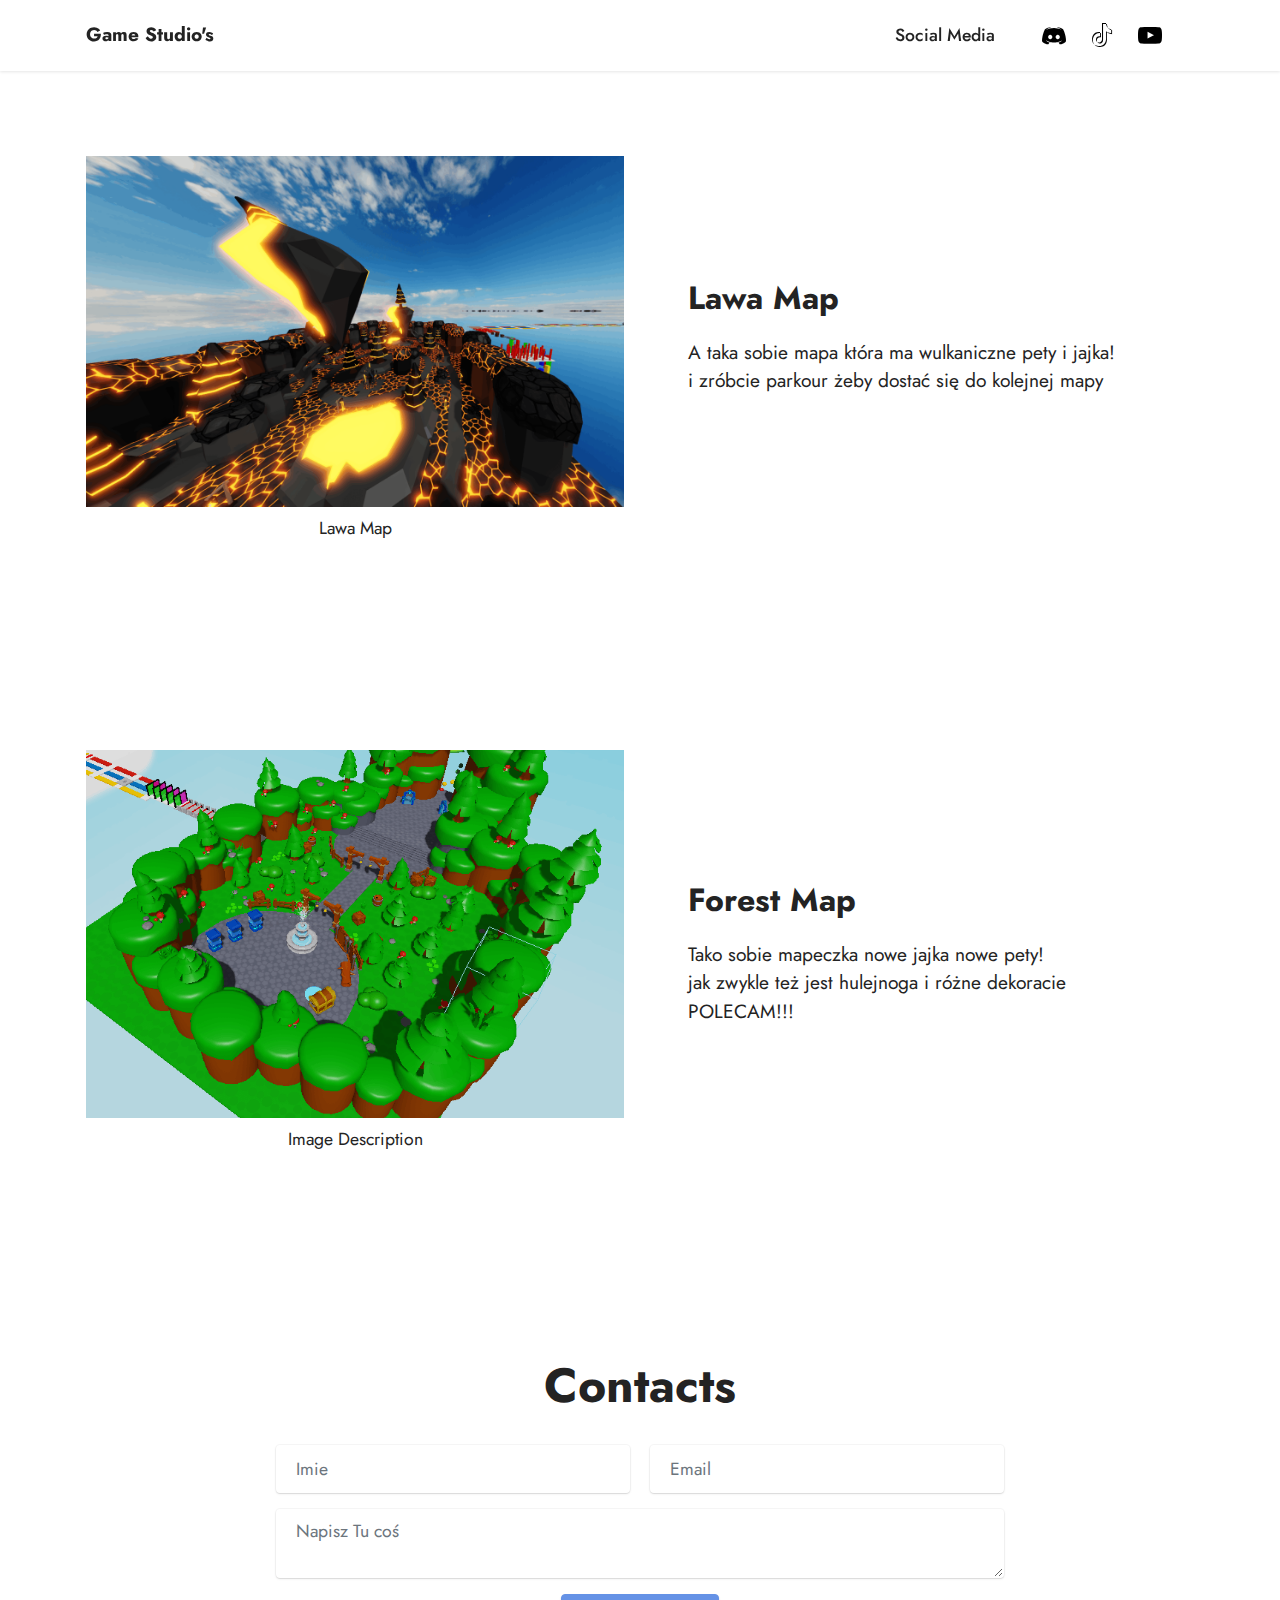
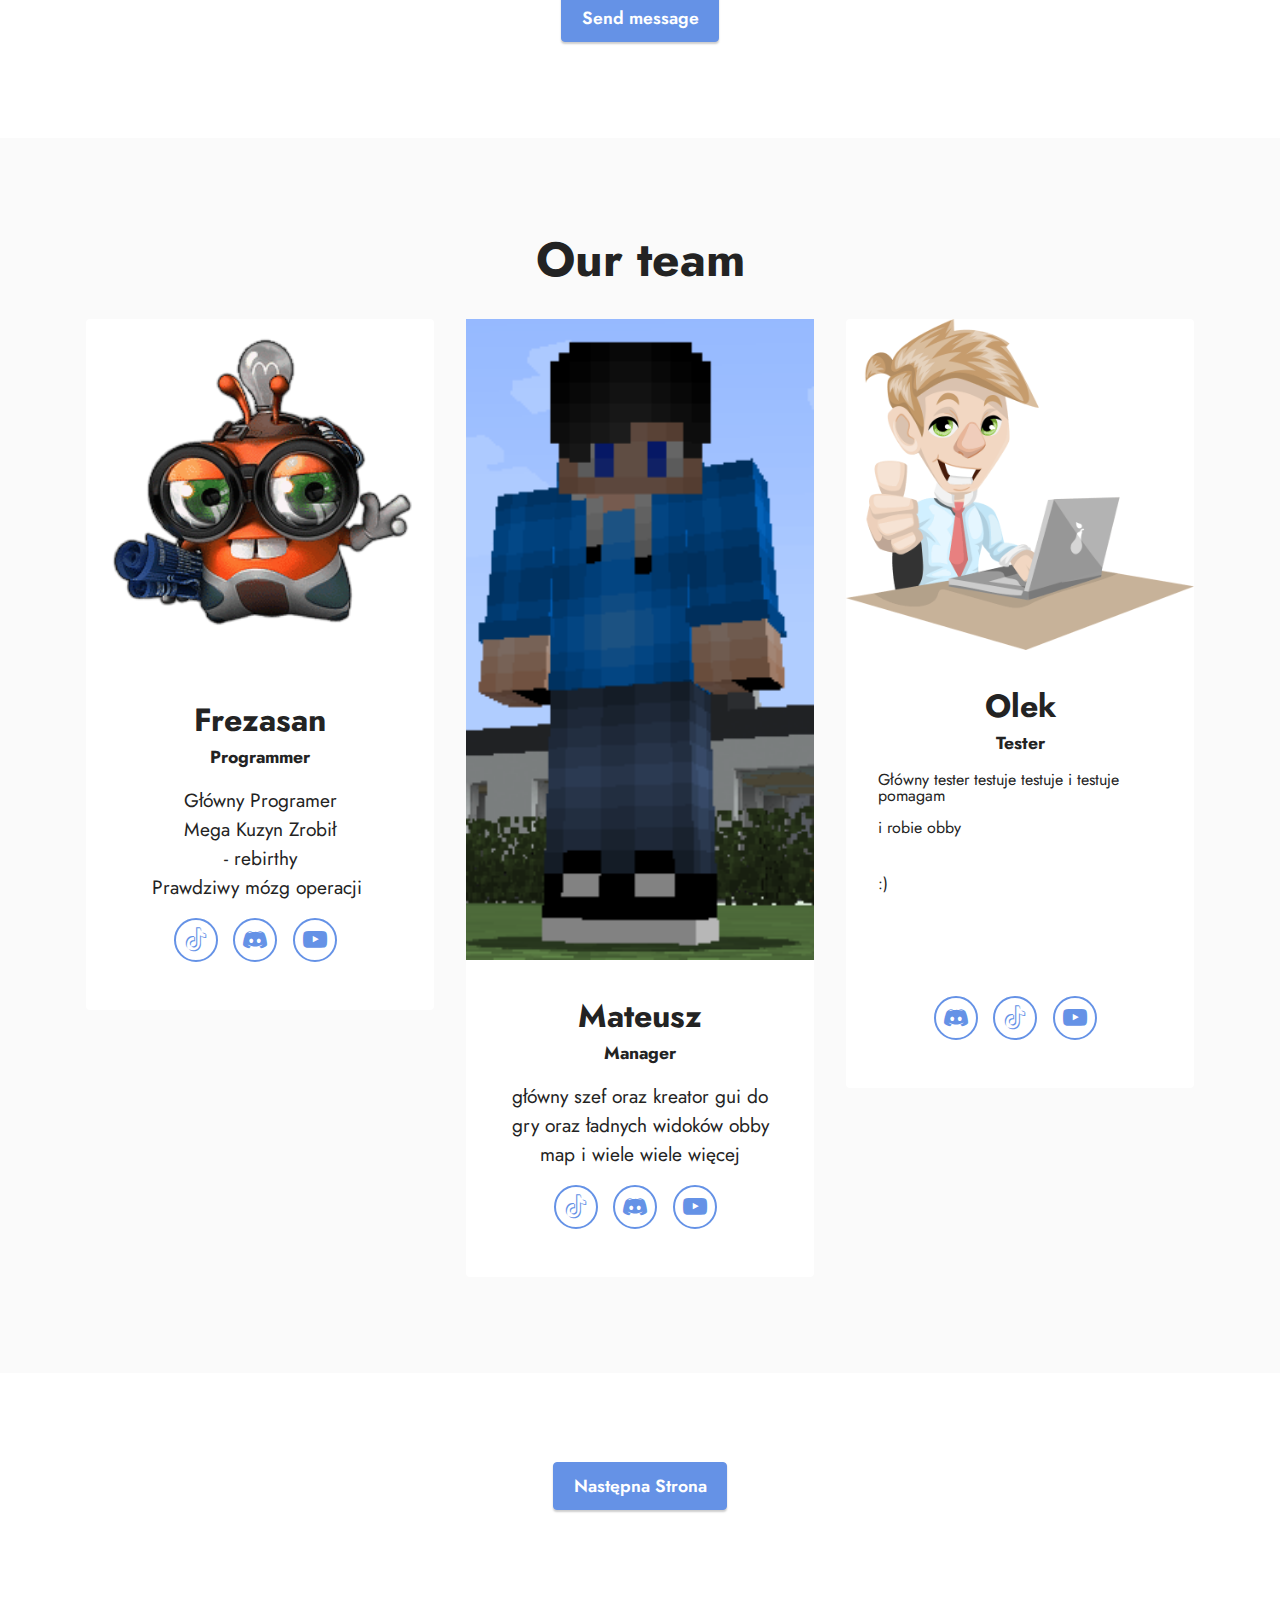
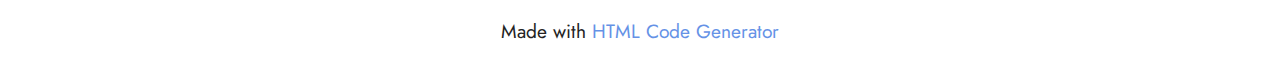
<file: index.html>
<!DOCTYPE html>
<html  >
<head>
  <!-- Site made with Mobirise Website Builder v5.7.4, https://mobirise.com -->
  <meta charset="UTF-8">
  <meta http-equiv="X-UA-Compatible" content="IE=edge">
  <meta name="generator" content="Mobirise v5.7.4, mobirise.com">
  <meta name="viewport" content="width=device-width, initial-scale=1, minimum-scale=1">
  <link rel="shortcut icon" href="assets/images/baner1-128x86.png" type="image/x-icon">
  <meta name="description" content="">
  
  
  <title>strona główna</title>
  <link rel="stylesheet" href="assets/bootstrap/css/bootstrap.min.css">
  <link rel="stylesheet" href="assets/bootstrap/css/bootstrap-grid.min.css">
  <link rel="stylesheet" href="assets/bootstrap/css/bootstrap-reboot.min.css">
  <link rel="stylesheet" href="assets/dropdown/css/style.css">
  <link rel="stylesheet" href="assets/socicon/css/styles.css">
  <link rel="stylesheet" href="assets/theme/css/style.css">
  <link rel="preload" href="https://fonts.googleapis.com/css?family=Jost:100,200,300,400,500,600,700,800,900,100i,200i,300i,400i,500i,600i,700i,800i,900i&display=swap" as="style" onload="this.onload=null;this.rel='stylesheet'">
  <noscript><link rel="stylesheet" href="https://fonts.googleapis.com/css?family=Jost:100,200,300,400,500,600,700,800,900,100i,200i,300i,400i,500i,600i,700i,800i,900i&display=swap"></noscript>
  <link rel="preload" as="style" href="assets/mobirise/css/mbr-additional.css"><link rel="stylesheet" href="assets/mobirise/css/mbr-additional.css" type="text/css">

  
  
  
</head>
<body>
  
  <section data-bs-version="5.1" class="menu menu3 cid-tB74f5dSyK" once="menu" id="menu3-1">
    
    <nav class="navbar navbar-dropdown navbar-fixed-top navbar-expand-lg">
        <div class="container">
            <div class="navbar-brand">
                
                <span class="navbar-caption-wrap"><a class="navbar-caption text-black display-7" href="https://mobiri.se">Game Studio's</a></span>
            </div>
            <button class="navbar-toggler" type="button" data-toggle="collapse" data-bs-toggle="collapse" data-target="#navbarSupportedContent" data-bs-target="#navbarSupportedContent" aria-controls="navbarNavAltMarkup" aria-expanded="false" aria-label="Toggle navigation">
                <div class="hamburger">
                    <span></span>
                    <span></span>
                    <span></span>
                    <span></span>
                </div>
            </button>
            <div class="collapse navbar-collapse" id="navbarSupportedContent">
                <ul class="navbar-nav nav-dropdown nav-right" data-app-modern-menu="true"><li class="nav-item"><a class="nav-link link text-black display-4" href="https://mobiri.se">Social Media</a>
                    </li></ul>
                <div class="icons-menu">
                    <a class="iconfont-wrapper" href="https://discord.com/invite/bVp4TQZF" target="_blank">
                        <span class="p-2 mbr-iconfont socicon-discord socicon"></span>
                    </a>
                    <a class="iconfont-wrapper" href="https://www.tiktok.com/@pseudonimdrozdzowka" target="_blank">
                        <span class="p-2 mbr-iconfont socicon-tiktok socicon"></span>
                    </a>
                    <a class="iconfont-wrapper" href="https://www.youtube.com/channel/UC_i3PZKjgLY1vdTa0mb56zw" target="_blank">
                        <span class="p-2 mbr-iconfont socicon-youtube socicon"></span>
                    </a>
                    
                </div>
                
            </div>
        </div>
    </nav>
</section>

<section data-bs-version="5.1" class="image1 cid-tB75ti7Ogl" id="image1-2">
    

    
    

    <div class="container">
        <div class="row align-items-center">
            <div class="col-12 col-lg-6">
                <div class="image-wrapper">
                    <img src="assets/images/leak1-1256x820.png" alt="Mobirise Website Builder">
                    <p class="mbr-description mbr-fonts-style pt-2 align-center display-4">Lawa Map</p>
                </div>
            </div>
            <div class="col-12 col-lg">
                <div class="text-wrapper">
                    <h3 class="mbr-section-title mbr-fonts-style mb-3 display-5"><strong>Lawa Map</strong></h3>
                    <p class="mbr-text mbr-fonts-style display-7">A taka sobie mapa która ma wulkaniczne pety i jajka!<br>i zróbcie parkour żeby dostać się do kolejnej mapy<br><br></p>
                </div>
            </div>
        </div>
    </div>
</section>

<section data-bs-version="5.1" class="image1 cid-tB76a4uQjI" id="image1-3">
    

    
    

    <div class="container">
        <div class="row align-items-center">
            <div class="col-12 col-lg-6">
                <div class="image-wrapper">
                    <img src="assets/images/baner-60-725x496.png" alt="Mobirise Website Builder">
                    <p class="mbr-description mbr-fonts-style pt-2 align-center display-4">
                    Image Description</p>
                </div>
            </div>
            <div class="col-12 col-lg">
                <div class="text-wrapper">
                    <h3 class="mbr-section-title mbr-fonts-style mb-3 display-5">
                        <strong>Forest Map</strong></h3>
                    <p class="mbr-text mbr-fonts-style display-7">Tako sobie mapeczka nowe jajka nowe pety!<br>jak zwykle też jest hulejnoga i różne dekoracie<br>POLECAM!!!</p>
                </div>
            </div>
        </div>
    </div>
</section>

<section data-bs-version="5.1" class="form5 cid-tB7oh4qjo2" id="form5-5">
    
    
    <div class="container">
        <div class="mbr-section-head">
            <h3 class="mbr-section-title mbr-fonts-style align-center mb-0 display-2">
                <strong>Contacts</strong>
            </h3>
            
        </div>
        <div class="row justify-content-center mt-4">
            <div class="col-lg-8 mx-auto mbr-form" data-form-type="formoid">
                <form action="https://mobirise.eu/" method="POST" class="mbr-form form-with-styler" data-form-title="Form Name"><input type="hidden" name="email" data-form-email="true" value="k5QOx/j7u9L9E9V8CNBj3RSYvZBSM7JlZpiqXK4fXDdbJHXA1IC5Tsoo9P3TYAF14A1kKwR+JVvTUb9BEw73ZBkn+kdE+a0XpFkIS2PdxyBmu7inLLvg5Gm/Iz9VDG7C">
                    <div class="row">
                        <div hidden="hidden" data-form-alert="" class="alert alert-success col-12">Dzieki Na pewno Otrzymam</div>
                        <div hidden="hidden" data-form-alert-danger="" class="alert alert-danger col-12">
                            Oops...! some problem!
                        </div>
                    </div>
                    <div class="dragArea row">
                        <div class="col-md col-sm-12 form-group mb-3" data-for="name">
                            <input type="text" name="name" placeholder="Imie" data-form-field="name" class="form-control" value="" id="name-form5-5">
                        </div>
                        <div class="col-md col-sm-12 form-group mb-3" data-for="email">
                            <input type="email" name="email" placeholder="Email" data-form-field="email" class="form-control" value="" id="email-form5-5">
                        </div>
                        
                        <div class="col-12 form-group mb-3" data-for="textarea">
                            <textarea name="textarea" placeholder="Napisz Tu coś" data-form-field="textarea" class="form-control" id="textarea-form5-5"></textarea>
                        </div>
                        <div class="col-lg-12 col-md-12 col-sm-12 align-center mbr-section-btn">
                            <button type="submit" class="btn btn-primary display-4">Send message</button>
                        </div>
                    </div>
                </form>
            </div>
        </div>
    </div>
</section>

<section data-bs-version="5.1" class="team1 cid-tB7os67vQ3" id="team1-6">
    

    
    
    <div class="container">
        <div class="row justify-content-center">
            <div class="col-12">
                <h3 class="mbr-section-title mbr-fonts-style align-center mb-4 display-2">
                    <strong>Our team</strong>
                </h3>
                
            </div>
            <div class="col-sm-6 col-lg-4">
                <div class="card-wrap">
                    <div class="image-wrap">
                        <img src="assets/images/zyro-image-2-245x243.png" alt="Mobirise Website Builder">
                    </div>
                    <div class="content-wrap">
                        <h5 class="mbr-section-title card-title mbr-fonts-style align-center m-0 display-5">
                            <strong>Frezasan</strong></h5>
                        <h6 class="mbr-role mbr-fonts-style align-center mb-3 display-4">
                            <strong>Programmer</strong>
                        </h6>
                        <p class="card-text mbr-fonts-style align-center display-7">Główny Programer<br>Mega Kuzyn Zrobił<br>- rebirthy<br>Prawdziwy mózg operacji&nbsp;</p>
                        <div class="social-row display-7">
                            <div class="soc-item">
                                <a href="https://www.tiktok.com/@pseudonimdrozdzowka" target="_blank">
                                    <span class="mbr-iconfont socicon-tiktok socicon"></span>
                                </a>
                            </div>
                            <div class="soc-item">
                                <a href="https://discord.com/invite/bVp4TQZF" target="_blank">
                                    <span class="mbr-iconfont socicon-discord socicon"></span>
                                </a>
                            </div>
                            <div class="soc-item">
                                <a href="https://www.youtube.com/channel/UC_i3PZKjgLY1vdTa0mb56zw" target="_blank">
                                    <span class="mbr-iconfont socicon-youtube socicon"></span>
                                </a>
                            </div>
                            
                            
                        </div>
                        
                    </div>
                </div>
            </div>

            <div class="col-sm-6 col-lg-4">
                <div class="card-wrap">
                    <div class="image-wrap">
                        <img src="assets/images/zrzut-ekranu-2023-04-11-134744-165x304.png" alt="Mobirise Website Builder">
                    </div>
                    <div class="content-wrap">
                        <h5 class="mbr-section-title card-title mbr-fonts-style align-center m-0 display-5"><strong>Mateusz</strong><strong><br></strong></h5>
                        <h6 class="mbr-role mbr-fonts-style align-center mb-3 display-4">
                            <strong>Manager</strong>
                        </h6>
                        <p class="card-text mbr-fonts-style align-center display-7">główny szef oraz kreator gui do gry oraz ładnych widoków obby map i wiele wiele więcej</p>
                        <div class="social-row display-7">
                            <div class="soc-item">
                                <a href="https://www.tiktok.com/@pseudonimdrozdzowka" target="_blank">
                                    <span class="mbr-iconfont socicon-tiktok socicon"></span>
                                </a>
                            </div>
                            <div class="soc-item">
                                <a href="https://discord.com/invite/bVp4TQZF" target="_blank">
                                    <span class="mbr-iconfont socicon-discord socicon"></span>
                                </a>
                            </div>
                            <div class="soc-item">
                                <a href="https://www.youtube.com/channel/UC_i3PZKjgLY1vdTa0mb56zw" target="_blank">
                                    <span class="mbr-iconfont socicon-youtube socicon"></span>
                                </a>
                            </div>
                            
                            
                        </div>
                        
                    </div>
                </div>
            </div>

            <div class="col-sm-6 col-lg-4">
                <div class="card-wrap">
                    <div class="image-wrap">
                        <img src="assets/images/mbr-816x776.png" alt="Mobirise Website Builder">
                    </div>
                    <div class="content-wrap">
                        <h5 class="mbr-section-title card-title mbr-fonts-style align-center m-0 display-5">
                            <strong>Olek</strong></h5>
                        <h6 class="mbr-role mbr-fonts-style align-center mb-3 display-4">
                            <strong>Tester</strong></h6>
                        <p class="card-text mbr-fonts-style align-center display-7"></p><p>Główny tester testuje testuje i testuje&nbsp;<br>pomagam</p><p>i robie obby</p><br><p>:)</p><br><p><br></p><p><br></p><p></p>
                        <div class="social-row display-7">
                            <div class="soc-item">
                                <a href="https://discord.com/invite/bVp4TQZF" target="_blank">
                                    <span class="mbr-iconfont socicon-discord socicon"></span>
                                </a>
                            </div>
                            <div class="soc-item">
                                <a href="https://www.tiktok.com/@pseudonimdrozdzowka" target="_blank">
                                    <span class="mbr-iconfont socicon-tiktok socicon"></span>
                                </a>
                            </div>
                            <div class="soc-item">
                                <a href="https://www.youtube.com/channel/UC_i3PZKjgLY1vdTa0mb56zw" target="_blank">
                                    <span class="mbr-iconfont socicon-youtube socicon"></span>
                                </a>
                            </div>
                            
                            
                        </div>
                        
                    </div>
                </div>
            </div>

            
        </div>
    </div>
</section>

<section data-bs-version="5.1" class="content11 cid-tB7v09eu73" id="content11-7">
    
    <div class="container">
        <div class="row justify-content-center">
            <div class="col-md-12 col-lg-10">
                <div class="mbr-section-btn align-center"><a class="btn btn-primary display-4" href="sd.html">Następna Strona</a></div>
            </div>
        </div>
    </div>
</section><section class="display-7" style="padding: 0;align-items: center;justify-content: center;flex-wrap: wrap;    align-content: center;display: flex;position: relative;height: 4rem;"><a href="https://mobiri.se/2910805" style="flex: 1 1;height: 4rem;position: absolute;width: 100%;z-index: 1;"><img alt="" style="height: 4rem;" src="[data-uri]"></a><p style="margin: 0;text-align: center;" class="display-7">Made with  &#8204;</p><a style="z-index:1" href="https://mobirise.com/builder/html-code-generator.html">HTML Code Generator</a></section><script src="assets/bootstrap/js/bootstrap.bundle.min.js"></script>  <script src="assets/smoothscroll/smooth-scroll.js"></script>  <script src="assets/ytplayer/index.js"></script>  <script src="assets/dropdown/js/navbar-dropdown.js"></script>  <script src="assets/theme/js/script.js"></script>  <script src="assets/formoid/formoid.min.js"></script>  
  
  
</body>
</html>
</file>
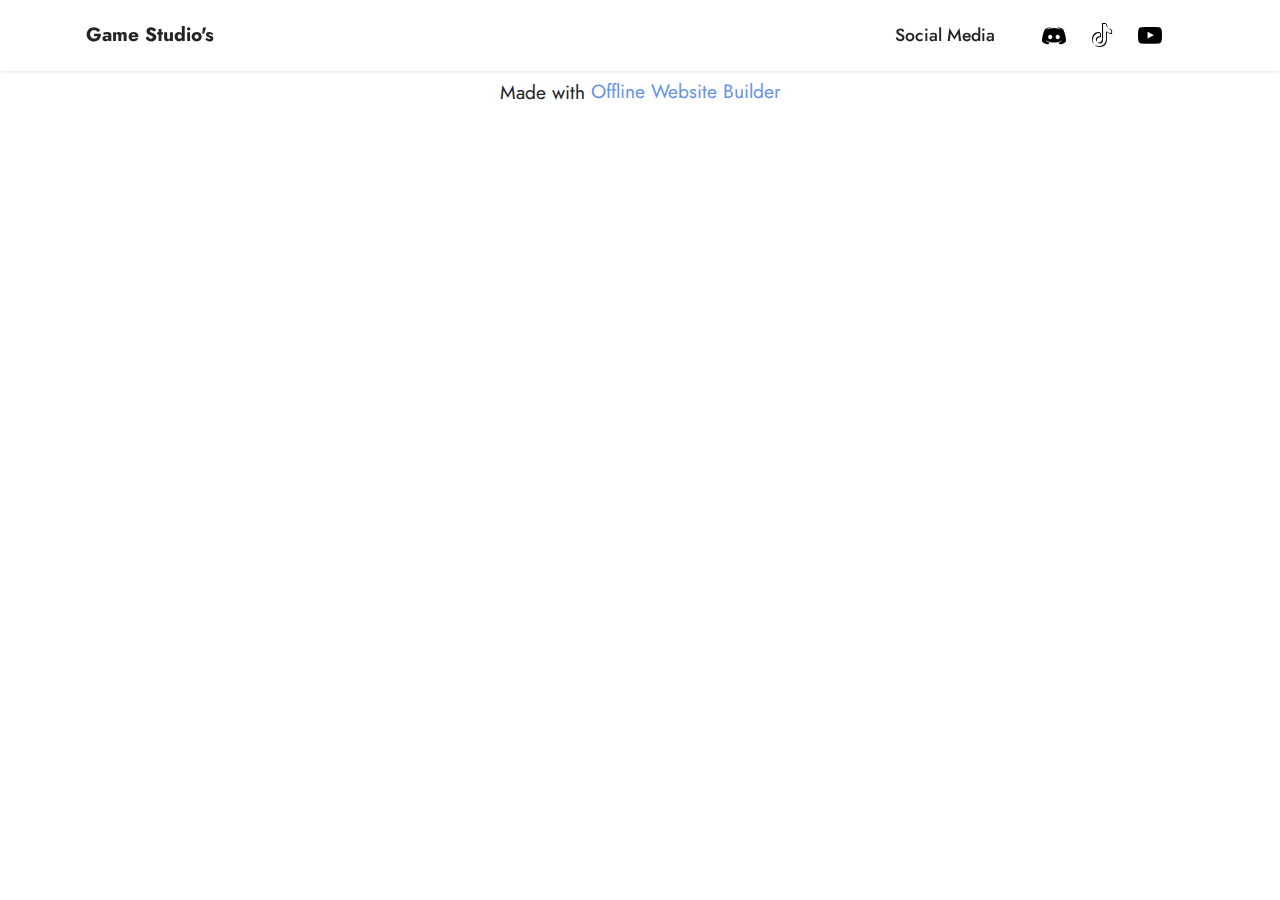
<file: sd.html>
<!DOCTYPE html>
<html  >
<head>
  <!-- Site made with Mobirise Website Builder v5.7.4, https://mobirise.com -->
  <meta charset="UTF-8">
  <meta http-equiv="X-UA-Compatible" content="IE=edge">
  <meta name="generator" content="Mobirise v5.7.4, mobirise.com">
  <meta name="viewport" content="width=device-width, initial-scale=1, minimum-scale=1">
  <link rel="shortcut icon" href="assets/images/baner1-128x86.png" type="image/x-icon">
  <meta name="description" content="">
  
  
  <title>privacy.html</title>
  <link rel="stylesheet" href="assets/bootstrap/css/bootstrap.min.css">
  <link rel="stylesheet" href="assets/bootstrap/css/bootstrap-grid.min.css">
  <link rel="stylesheet" href="assets/bootstrap/css/bootstrap-reboot.min.css">
  <link rel="stylesheet" href="assets/dropdown/css/style.css">
  <link rel="stylesheet" href="assets/socicon/css/styles.css">
  <link rel="stylesheet" href="assets/theme/css/style.css">
  <link rel="preload" href="https://fonts.googleapis.com/css?family=Jost:100,200,300,400,500,600,700,800,900,100i,200i,300i,400i,500i,600i,700i,800i,900i&display=swap" as="style" onload="this.onload=null;this.rel='stylesheet'">
  <noscript><link rel="stylesheet" href="https://fonts.googleapis.com/css?family=Jost:100,200,300,400,500,600,700,800,900,100i,200i,300i,400i,500i,600i,700i,800i,900i&display=swap"></noscript>
  <link rel="preload" as="style" href="assets/mobirise/css/mbr-additional.css"><link rel="stylesheet" href="assets/mobirise/css/mbr-additional.css" type="text/css">

  
  
  
</head>
<body>
  
  <section data-bs-version="5.1" class="menu menu3 cid-tB74f5dSyK" once="menu" id="menu3-8">
    
    <nav class="navbar navbar-dropdown navbar-fixed-top navbar-expand-lg">
        <div class="container">
            <div class="navbar-brand">
                
                <span class="navbar-caption-wrap"><a class="navbar-caption text-black display-7" href="https://mobiri.se">Game Studio's</a></span>
            </div>
            <button class="navbar-toggler" type="button" data-toggle="collapse" data-bs-toggle="collapse" data-target="#navbarSupportedContent" data-bs-target="#navbarSupportedContent" aria-controls="navbarNavAltMarkup" aria-expanded="false" aria-label="Toggle navigation">
                <div class="hamburger">
                    <span></span>
                    <span></span>
                    <span></span>
                    <span></span>
                </div>
            </button>
            <div class="collapse navbar-collapse" id="navbarSupportedContent">
                <ul class="navbar-nav nav-dropdown nav-right" data-app-modern-menu="true"><li class="nav-item"><a class="nav-link link text-black display-4" href="https://mobiri.se">Social Media</a>
                    </li></ul>
                <div class="icons-menu">
                    <a class="iconfont-wrapper" href="https://discord.com/invite/bVp4TQZF" target="_blank">
                        <span class="p-2 mbr-iconfont socicon-discord socicon"></span>
                    </a>
                    <a class="iconfont-wrapper" href="https://www.tiktok.com/@pseudonimdrozdzowka" target="_blank">
                        <span class="p-2 mbr-iconfont socicon-tiktok socicon"></span>
                    </a>
                    <a class="iconfont-wrapper" href="https://www.youtube.com/channel/UC_i3PZKjgLY1vdTa0mb56zw" target="_blank">
                        <span class="p-2 mbr-iconfont socicon-youtube socicon"></span>
                    </a>
                    
                </div>
                
            </div>
        </div>
    </nav>
</section><section class="display-7" style="padding: 0;align-items: center;justify-content: center;flex-wrap: wrap;    align-content: center;display: flex;position: relative;height: 4rem;"><a href="https://mobiri.se/2910805" style="flex: 1 1;height: 4rem;position: absolute;width: 100%;z-index: 1;"><img alt="" style="height: 4rem;" src="[data-uri]"></a><p style="margin: 0;text-align: center;" class="display-7">Made with &#8204;</p><a style="z-index:1" href="https://mobirise.com/offline-website-builder.html">Offline Website Builder</a></section><script src="assets/bootstrap/js/bootstrap.bundle.min.js"></script>  <script src="assets/smoothscroll/smooth-scroll.js"></script>  <script src="assets/ytplayer/index.js"></script>  <script src="assets/dropdown/js/navbar-dropdown.js"></script>  <script src="assets/theme/js/script.js"></script>  
  
  
</body>
</html>
</file>
<file: assets/dropdown/css/style.css>
.navbar-dropdown {
  left: 0;
  padding: 0;
  position: absolute;
  right: 0;
  top: 0;
  transition: all 0.45s ease;
  z-index: 1030;
  background: #282828; }
  .navbar-dropdown .navbar-logo {
    margin-right: 0.8rem;
    transition: margin 0.3s ease-in-out;
    vertical-align: middle; }
    .navbar-dropdown .navbar-logo img {
      height: 3.125rem;
      transition: all 0.3s ease-in-out; }
    .navbar-dropdown .navbar-logo.mbr-iconfont {
      font-size: 3.125rem;
      line-height: 3.125rem; }
  .navbar-dropdown .navbar-caption {
    font-weight: 700;
    white-space: normal;
    vertical-align: -4px;
    line-height: 3.125rem !important; }
    .navbar-dropdown .navbar-caption, .navbar-dropdown .navbar-caption:hover {
      color: inherit;
      text-decoration: none; }
  .navbar-dropdown .mbr-iconfont + .navbar-caption {
    vertical-align: -1px; }
  .navbar-dropdown.navbar-fixed-top {
    position: fixed; }
  .navbar-dropdown .navbar-brand span {
    vertical-align: -4px; }
  .navbar-dropdown.bg-color.transparent {
    background: none; }
  .navbar-dropdown.navbar-short .navbar-brand {
    padding: 0.625rem 0; }
    .navbar-dropdown.navbar-short .navbar-brand span {
      vertical-align: -1px; }
  .navbar-dropdown.navbar-short .navbar-caption {
    line-height: 2.375rem !important;
    vertical-align: -2px; }
  .navbar-dropdown.navbar-short .navbar-logo {
    margin-right: 0.5rem; }
    .navbar-dropdown.navbar-short .navbar-logo img {
      height: 2.375rem; }
    .navbar-dropdown.navbar-short .navbar-logo.mbr-iconfont {
      font-size: 2.375rem;
      line-height: 2.375rem; }
  .navbar-dropdown.navbar-short .mbr-table-cell {
    height: 3.625rem; }
  .navbar-dropdown .navbar-close {
    left: 0.6875rem;
    position: fixed;
    top: 0.75rem;
    z-index: 1000; }
  .navbar-dropdown .hamburger-icon {
    content: "";
    display: inline-block;
    vertical-align: middle;
    width: 16px;
    -webkit-box-shadow: 0 -6px 0 1px #282828,0 0 0 1px #282828,0 6px 0 1px #282828;
    -moz-box-shadow: 0 -6px 0 1px #282828,0 0 0 1px #282828,0 6px 0 1px #282828;
    box-shadow: 0 -6px 0 1px #282828,0 0 0 1px #282828,0 6px 0 1px #282828; }

.dropdown-menu .dropdown-toggle[data-toggle="dropdown-submenu"]::after {
  border-bottom: 0.35em solid transparent;
  border-left: 0.35em solid;
  border-right: 0;
  border-top: 0.35em solid transparent;
  margin-left: 0.3rem; }

.dropdown-menu .dropdown-item:focus {
  outline: 0; }

.nav-dropdown {
  font-size: 0.75rem;
  font-weight: 500;
  height: auto !important; }
  .nav-dropdown .nav-btn {
    padding-left: 1rem; }
  .nav-dropdown .link {
    margin: .667em 1.667em;
    font-weight: 500;
    padding: 0;
    transition: color .2s ease-in-out; }
    .nav-dropdown .link.dropdown-toggle {
      margin-right: 2.583em; }
      .nav-dropdown .link.dropdown-toggle::after {
        margin-left: .25rem;
        border-top: 0.35em solid;
        border-right: 0.35em solid transparent;
        border-left: 0.35em solid transparent;
        border-bottom: 0; }
      .nav-dropdown .link.dropdown-toggle[aria-expanded="true"] {
        margin: 0;
        padding: 0.667em 3.263em  0.667em 1.667em; }
  .nav-dropdown .link::after,
  .nav-dropdown .dropdown-item::after {
    color: inherit; }
  .nav-dropdown .btn {
    font-size: 0.75rem;
    font-weight: 700;
    letter-spacing: 0;
    margin-bottom: 0;
    padding-left: 1.25rem;
    padding-right: 1.25rem; }
  .nav-dropdown .dropdown-menu {
    border-radius: 0;
    border: 0;
    left: 0;
    margin: 0;
    padding-bottom: 1.25rem;
    padding-top: 1.25rem;
    position: relative; }
  .nav-dropdown .dropdown-submenu {
    margin-left: 0.125rem;
    top: 0; }
  .nav-dropdown .dropdown-item {
    font-weight: 500;
    line-height: 2;
    padding: 0.3846em 4.615em 0.3846em 1.5385em;
    position: relative;
    transition: color .2s ease-in-out, background-color .2s ease-in-out; }
    .nav-dropdown .dropdown-item::after {
      margin-top: -0.3077em;
      position: absolute;
      right: 1.1538em;
      top: 50%; }
    .nav-dropdown .dropdown-item:focus, .nav-dropdown .dropdown-item:hover {
      background: none; }

@media (max-width: 767px) {
  .nav-dropdown.navbar-toggleable-sm {
    bottom: 0;
    display: none;
    left: 0;
    overflow-x: hidden;
    position: fixed;
    top: 0;
    transform: translateX(-100%);
    -ms-transform: translateX(-100%);
    -webkit-transform: translateX(-100%);
    width: 18.75rem;
    z-index: 999; } }
.nav-dropdown.navbar-toggleable-xl {
  bottom: 0;
  display: none;
  left: 0;
  overflow-x: hidden;
  position: fixed;
  top: 0;
  transform: translateX(-100%);
  -ms-transform: translateX(-100%);
  -webkit-transform: translateX(-100%);
  width: 18.75rem;
  z-index: 999; }

.nav-dropdown-sm {
  display: block !important;
  overflow-x: hidden;
  overflow: auto;
  padding-top: 3.875rem; }
  .nav-dropdown-sm::after {
    content: "";
    display: block;
    height: 3rem;
    width: 100%; }
  .nav-dropdown-sm.collapse.in ~ .navbar-close {
    display: block !important; }
  .nav-dropdown-sm.collapsing, .nav-dropdown-sm.collapse.in {
    transform: translateX(0);
    -ms-transform: translateX(0);
    -webkit-transform: translateX(0);
    transition: all 0.25s ease-out;
    -webkit-transition: all 0.25s ease-out;
    background: #282828; }
  .nav-dropdown-sm.collapsing[aria-expanded="false"] {
    transform: translateX(-100%);
    -ms-transform: translateX(-100%);
    -webkit-transform: translateX(-100%); }
  .nav-dropdown-sm .nav-item {
    display: block;
    margin-left: 0 !important;
    padding-left: 0; }
  .nav-dropdown-sm .link,
  .nav-dropdown-sm .dropdown-item {
    border-top: 1px dotted rgba(255, 255, 255, 0.1);
    font-size: 0.8125rem;
    line-height: 1.6;
    margin: 0 !important;
    padding: 0.875rem 2.4rem 0.875rem 1.5625rem !important;
    position: relative;
    white-space: normal; }
    .nav-dropdown-sm .link:focus, .nav-dropdown-sm .link:hover,
    .nav-dropdown-sm .dropdown-item:focus,
    .nav-dropdown-sm .dropdown-item:hover {
      background: rgba(0, 0, 0, 0.2) !important;
      color: #c0a375; }
  .nav-dropdown-sm .nav-btn {
    position: relative;
    padding: 1.5625rem 1.5625rem 0 1.5625rem; }
    .nav-dropdown-sm .nav-btn::before {
      border-top: 1px dotted rgba(255, 255, 255, 0.1);
      content: "";
      left: 0;
      position: absolute;
      top: 0;
      width: 100%; }
    .nav-dropdown-sm .nav-btn + .nav-btn {
      padding-top: 0.625rem; }
      .nav-dropdown-sm .nav-btn + .nav-btn::before {
        display: none; }
  .nav-dropdown-sm .btn {
    padding: 0.625rem 0; }
  .nav-dropdown-sm .dropdown-toggle[data-toggle="dropdown-submenu"]::after {
    margin-left: .25rem;
    border-top: 0.35em solid;
    border-right: 0.35em solid transparent;
    border-left: 0.35em solid transparent;
    border-bottom: 0; }
  .nav-dropdown-sm .dropdown-toggle[data-toggle="dropdown-submenu"][aria-expanded="true"]::after {
    border-top: 0;
    border-right: 0.35em solid transparent;
    border-left: 0.35em solid transparent;
    border-bottom: 0.35em solid; }
  .nav-dropdown-sm .dropdown-menu {
    margin: 0;
    padding: 0;
    position: relative;
    top: 0;
    left: 0;
    width: 100%;
    border: 0;
    float: none;
    border-radius: 0;
    background: none; }
  .nav-dropdown-sm .dropdown-submenu {
    left: 100%;
    margin-left: 0.125rem;
    margin-top: -1.25rem;
    top: 0; }

.navbar-toggleable-sm .nav-dropdown .dropdown-menu {
  position: absolute; }

.navbar-toggleable-sm .nav-dropdown .dropdown-submenu {
  left: 100%;
  margin-left: 0.125rem;
  margin-top: -1.25rem;
  top: 0; }

.navbar-toggleable-sm.opened .nav-dropdown .dropdown-menu {
  position: relative; }

.navbar-toggleable-sm.opened .nav-dropdown .dropdown-submenu {
  left: 0;
  margin-left: 00rem;
  margin-top: 0rem;
  top: 0; }

.is-builder .nav-dropdown.collapsing {
  transition: none !important; }
</file>
<file: assets/socicon/css/styles.css>
@charset "UTF-8";

@font-face {
  font-family: 'Socicon';
  src:  url('../fonts/socicon.eot');
  src:  url('../fonts/socicon.eot?#iefix') format('embedded-opentype'),
    url('../fonts/socicon.woff2') format('woff2'),
    url('../fonts/socicon.ttf') format('truetype'),
    url('../fonts/socicon.woff') format('woff'),
    url('../fonts/socicon.svg#socicon') format('svg');
  font-weight: normal;
  font-style: normal;
  font-display: swap;
}

[data-icon]:before {
  font-family: "socicon" !important;
  content: attr(data-icon);
  font-style: normal !important;
  font-weight: normal !important;
  font-variant: normal !important;
  text-transform: none !important;
  speak: none;
  line-height: 1;
  -webkit-font-smoothing: antialiased;
  -moz-osx-font-smoothing: grayscale;
}

[class^="socicon-"], [class*=" socicon-"] {
  /* use !important to prevent issues with browser extensions that change fonts */
  font-family: 'Socicon' !important;
  speak: none;
  font-style: normal;
  font-weight: normal;
  font-variant: normal;
  text-transform: none;
  line-height: 1;

  /* Better Font Rendering =========== */
  -webkit-font-smoothing: antialiased;
  -moz-osx-font-smoothing: grayscale;
}

.socicon-eitaa:before {
  content: "\e97c";
}
.socicon-soroush:before {
  content: "\e97d";
}
.socicon-bale:before {
  content: "\e97e";
}
.socicon-zazzle:before {
  content: "\e97b";
}
.socicon-society6:before {
  content: "\e97a";
}
.socicon-redbubble:before {
  content: "\e979";
}
.socicon-avvo:before {
  content: "\e978";
}
.socicon-stitcher:before {
  content: "\e977";
}
.socicon-googlehangouts:before {
  content: "\e974";
}
.socicon-dlive:before {
  content: "\e975";
}
.socicon-vsco:before {
  content: "\e976";
}
.socicon-flipboard:before {
  content: "\e973";
}
.socicon-ubuntu:before {
  content: "\e958";
}
.socicon-artstation:before {
  content: "\e959";
}
.socicon-invision:before {
  content: "\e95a";
}
.socicon-torial:before {
  content: "\e95b";
}
.socicon-collectorz:before {
  content: "\e95c";
}
.socicon-seenthis:before {
  content: "\e95d";
}
.socicon-googleplaymusic:before {
  content: "\e95e";
}
.socicon-debian:before {
  content: "\e95f";
}
.socicon-filmfreeway:before {
  content: "\e960";
}
.socicon-gnome:before {
  content: "\e961";
}
.socicon-itchio:before {
  content: "\e962";
}
.socicon-jamendo:before {
  content: "\e963";
}
.socicon-mix:before {
  content: "\e964";
}
.socicon-sharepoint:before {
  content: "\e965";
}
.socicon-tinder:before {
  content: "\e966";
}
.socicon-windguru:before {
  content: "\e967";
}
.socicon-cdbaby:before {
  content: "\e968";
}
.socicon-elementaryos:before {
  content: "\e969";
}
.socicon-stage32:before {
  content: "\e96a";
}
.socicon-tiktok:before {
  content: "\e96b";
}
.socicon-gitter:before {
  content: "\e96c";
}
.socicon-letterboxd:before {
  content: "\e96d";
}
.socicon-threema:before {
  content: "\e96e";
}
.socicon-splice:before {
  content: "\e96f";
}
.socicon-metapop:before {
  content: "\e970";
}
.socicon-naver:before {
  content: "\e971";
}
.socicon-remote:before {
  content: "\e972";
}
.socicon-internet:before {
  content: "\e957";
}
.socicon-moddb:before {
  content: "\e94b";
}
.socicon-indiedb:before {
  content: "\e94c";
}
.socicon-traxsource:before {
  content: "\e94d";
}
.socicon-gamefor:before {
  content: "\e94e";
}
.socicon-pixiv:before {
  content: "\e94f";
}
.socicon-myanimelist:before {
  content: "\e950";
}
.socicon-blackberry:before {
  content: "\e951";
}
.socicon-wickr:before {
  content: "\e952";
}
.socicon-spip:before {
  content: "\e953";
}
.socicon-napster:before {
  content: "\e954";
}
.socicon-beatport:before {
  content: "\e955";
}
.socicon-hackerone:before {
  content: "\e956";
}
.socicon-hackernews:before {
  content: "\e946";
}
.socicon-smashwords:before {
  content: "\e947";
}
.socicon-kobo:before {
  content: "\e948";
}
.socicon-bookbub:before {
  content: "\e949";
}
.socicon-mailru:before {
  content: "\e94a";
}
.socicon-gitlab:before {
  content: "\e945";
}
.socicon-instructables:before {
  content: "\e944";
}
.socicon-portfolio:before {
  content: "\e943";
}
.socicon-codered:before {
  content: "\e940";
}
.socicon-origin:before {
  content: "\e941";
}
.socicon-nextdoor:before {
  content: "\e942";
}
.socicon-udemy:before {
  content: "\e93f";
}
.socicon-livemaster:before {
  content: "\e93e";
}
.socicon-crunchbase:before {
  content: "\e93b";
}
.socicon-homefy:before {
  content: "\e93c";
}
.socicon-calendly:before {
  content: "\e93d";
}
.socicon-realtor:before {
  content: "\e90f";
}
.socicon-tidal:before {
  content: "\e910";
}
.socicon-qobuz:before {
  content: "\e911";
}
.socicon-natgeo:before {
  content: "\e912";
}
.socicon-mastodon:before {
  content: "\e913";
}
.socicon-unsplash:before {
  content: "\e914";
}
.socicon-homeadvisor:before {
  content: "\e915";
}
.socicon-angieslist:before {
  content: "\e916";
}
.socicon-codepen:before {
  content: "\e917";
}
.socicon-slack:before {
  content: "\e918";
}
.socicon-openaigym:before {
  content: "\e919";
}
.socicon-logmein:before {
  content: "\e91a";
}
.socicon-fiverr:before {
  content: "\e91b";
}
.socicon-gotomeeting:before {
  content: "\e91c";
}
.socicon-aliexpress:before {
  content: "\e91d";
}
.socicon-guru:before {
  content: "\e91e";
}
.socicon-appstore:before {
  content: "\e91f";
}
.socicon-homes:before {
  content: "\e920";
}
.socicon-zoom:before {
  content: "\e921";
}
.socicon-alibaba:before {
  content: "\e922";
}
.socicon-craigslist:before {
  content: "\e923";
}
.socicon-wix:before {
  content: "\e924";
}
.socicon-redfin:before {
  content: "\e925";
}
.socicon-googlecalendar:before {
  content: "\e926";
}
.socicon-shopify:before {
  content: "\e927";
}
.socicon-freelancer:before {
  content: "\e928";
}
.socicon-seedrs:before {
  content: "\e929";
}
.socicon-bing:before {
  content: "\e92a";
}
.socicon-doodle:before {
  content: "\e92b";
}
.socicon-bonanza:before {
  content: "\e92c";
}
.socicon-squarespace:before {
  content: "\e92d";
}
.socicon-toptal:before {
  content: "\e92e";
}
.socicon-gust:before {
  content: "\e92f";
}
.socicon-ask:before {
  content: "\e930";
}
.socicon-trulia:before {
  content: "\e931";
}
.socicon-loomly:before {
  content: "\e932";
}
.socicon-ghost:before {
  content: "\e933";
}
.socicon-upwork:before {
  content: "\e934";
}
.socicon-fundable:before {
  content: "\e935";
}
.socicon-booking:before {
  content: "\e936";
}
.socicon-googlemaps:before {
  content: "\e937";
}
.socicon-zillow:before {
  content: "\e938";
}
.socicon-niconico:before {
  content: "\e939";
}
.socicon-toneden:before {
  content: "\e93a";
}
.socicon-augment:before {
  content: "\e908";
}
.socicon-bitbucket:before {
  content: "\e909";
}
.socicon-fyuse:before {
  content: "\e90a";
}
.socicon-yt-gaming:before {
  content: "\e90b";
}
.socicon-sketchfab:before {
  content: "\e90c";
}
.socicon-mobcrush:before {
  content: "\e90d";
}
.socicon-microsoft:before {
  content: "\e90e";
}
.socicon-pandora:before {
  content: "\e907";
}
.socicon-messenger:before {
  content: "\e906";
}
.socicon-gamewisp:before {
  content: "\e905";
}
.socicon-bloglovin:before {
  content: "\e904";
}
.socicon-tunein:before {
  content: "\e903";
}
.socicon-gamejolt:before {
  content: "\e901";
}
.socicon-trello:before {
  content: "\e902";
}
.socicon-spreadshirt:before {
  content: "\e900";
}
.socicon-500px:before {
  content: "\e000";
}
.socicon-8tracks:before {
  content: "\e001";
}
.socicon-airbnb:before {
  content: "\e002";
}
.socicon-alliance:before {
  content: "\e003";
}
.socicon-amazon:before {
  content: "\e004";
}
.socicon-amplement:before {
  content: "\e005";
}
.socicon-android:before {
  content: "\e006";
}
.socicon-angellist:before {
  content: "\e007";
}
.socicon-apple:before {
  content: "\e008";
}
.socicon-appnet:before {
  content: "\e009";
}
.socicon-baidu:before {
  content: "\e00a";
}
.socicon-bandcamp:before {
  content: "\e00b";
}
.socicon-battlenet:before {
  content: "\e00c";
}
.socicon-mixer:before {
  content: "\e00d";
}
.socicon-bebee:before {
  content: "\e00e";
}
.socicon-bebo:before {
  content: "\e00f";
}
.socicon-behance:before {
  content: "\e010";
}
.socicon-blizzard:before {
  content: "\e011";
}
.socicon-blogger:before {
  content: "\e012";
}
.socicon-buffer:before {
  content: "\e013";
}
.socicon-chrome:before {
  content: "\e014";
}
.socicon-coderwall:before {
  content: "\e015";
}
.socicon-curse:before {
  content: "\e016";
}
.socicon-dailymotion:before {
  content: "\e017";
}
.socicon-deezer:before {
  content: "\e018";
}
.socicon-delicious:before {
  content: "\e019";
}
.socicon-deviantart:before {
  content: "\e01a";
}
.socicon-diablo:before {
  content: "\e01b";
}
.socicon-digg:before {
  content: "\e01c";
}
.socicon-discord:before {
  content: "\e01d";
}
.socicon-disqus:before {
  content: "\e01e";
}
.socicon-douban:before {
  content: "\e01f";
}
.socicon-draugiem:before {
  content: "\e020";
}
.socicon-dribbble:before {
  content: "\e021";
}
.socicon-drupal:before {
  content: "\e022";
}
.socicon-ebay:before {
  content: "\e023";
}
.socicon-ello:before {
  content: "\e024";
}
.socicon-endomodo:before {
  content: "\e025";
}
.socicon-envato:before {
  content: "\e026";
}
.socicon-etsy:before {
  content: "\e027";
}
.socicon-facebook:before {
  content: "\e028";
}
.socicon-feedburner:before {
  content: "\e029";
}
.socicon-filmweb:before {
  content: "\e02a";
}
.socicon-firefox:before {
  content: "\e02b";
}
.socicon-flattr:before {
  content: "\e02c";
}
.socicon-flickr:before {
  content: "\e02d";
}
.socicon-formulr:before {
  content: "\e02e";
}
.socicon-forrst:before {
  content: "\e02f";
}
.socicon-foursquare:before {
  content: "\e030";
}
.socicon-friendfeed:before {
  content: "\e031";
}
.socicon-github:before {
  content: "\e032";
}
.socicon-goodreads:before {
  content: "\e033";
}
.socicon-google:before {
  content: "\e034";
}
.socicon-googlescholar:before {
  content: "\e035";
}
.socicon-googlegroups:before {
  content: "\e036";
}
.socicon-googlephotos:before {
  content: "\e037";
}
.socicon-googleplus:before {
  content: "\e038";
}
.socicon-grooveshark:before {
  content: "\e039";
}
.socicon-hackerrank:before {
  content: "\e03a";
}
.socicon-hearthstone:before {
  content: "\e03b";
}
.socicon-hellocoton:before {
  content: "\e03c";
}
.socicon-heroes:before {
  content: "\e03d";
}
.socicon-smashcast:before {
  content: "\e03e";
}
.socicon-horde:before {
  content: "\e03f";
}
.socicon-houzz:before {
  content: "\e040";
}
.socicon-icq:before {
  content: "\e041";
}
.socicon-identica:before {
  content: "\e042";
}
.socicon-imdb:before {
  content: "\e043";
}
.socicon-instagram:before {
  content: "\e044";
}
.socicon-issuu:before {
  content: "\e045";
}
.socicon-istock:before {
  content: "\e046";
}
.socicon-itunes:before {
  content: "\e047";
}
.socicon-keybase:before {
  content: "\e048";
}
.socicon-lanyrd:before {
  content: "\e049";
}
.socicon-lastfm:before {
  content: "\e04a";
}
.socicon-line:before {
  content: "\e04b";
}
.socicon-linkedin:before {
  content: "\e04c";
}
.socicon-livejournal:before {
  content: "\e04d";
}
.socicon-lyft:before {
  content: "\e04e";
}
.socicon-macos:before {
  content: "\e04f";
}
.socicon-mail:before {
  content: "\e050";
}
.socicon-medium:before {
  content: "\e051";
}
.socicon-meetup:before {
  content: "\e052";
}
.socicon-mixcloud:before {
  content: "\e053";
}
.socicon-modelmayhem:before {
  content: "\e054";
}
.socicon-mumble:before {
  content: "\e055";
}
.socicon-myspace:before {
  content: "\e056";
}
.socicon-newsvine:before {
  content: "\e057";
}
.socicon-nintendo:before {
  content: "\e058";
}
.socicon-npm:before {
  content: "\e059";
}
.socicon-odnoklassniki:before {
  content: "\e05a";
}
.socicon-openid:before {
  content: "\e05b";
}
.socicon-opera:before {
  content: "\e05c";
}
.socicon-outlook:before {
  content: "\e05d";
}
.socicon-overwatch:before {
  content: "\e05e";
}
.socicon-patreon:before {
  content: "\e05f";
}
.socicon-paypal:before {
  content: "\e060";
}
.socicon-periscope:before {
  content: "\e061";
}
.socicon-persona:before {
  content: "\e062";
}
.socicon-pinterest:before {
  content: "\e063";
}
.socicon-play:before {
  content: "\e064";
}
.socicon-player:before {
  content: "\e065";
}
.socicon-playstation:before {
  content: "\e066";
}
.socicon-pocket:before {
  content: "\e067";
}
.socicon-qq:before {
  content: "\e068";
}
.socicon-quora:before {
  content: "\e069";
}
.socicon-raidcall:before {
  content: "\e06a";
}
.socicon-ravelry:before {
  content: "\e06b";
}
.socicon-reddit:before {
  content: "\e06c";
}
.socicon-renren:before {
  content: "\e06d";
}
.socicon-researchgate:before {
  content: "\e06e";
}
.socicon-residentadvisor:before {
  content: "\e06f";
}
.socicon-reverbnation:before {
  content: "\e070";
}
.socicon-rss:before {
  content: "\e071";
}
.socicon-sharethis:before {
  content: "\e072";
}
.socicon-skype:before {
  content: "\e073";
}
.socicon-slideshare:before {
  content: "\e074";
}
.socicon-smugmug:before {
  content: "\e075";
}
.socicon-snapchat:before {
  content: "\e076";
}
.socicon-songkick:before {
  content: "\e077";
}
.socicon-soundcloud:before {
  content: "\e078";
}
.socicon-spotify:before {
  content: "\e079";
}
.socicon-stackexchange:before {
  content: "\e07a";
}
.socicon-stackoverflow:before {
  content: "\e07b";
}
.socicon-starcraft:before {
  content: "\e07c";
}
.socicon-stayfriends:before {
  content: "\e07d";
}
.socicon-steam:before {
  content: "\e07e";
}
.socicon-storehouse:before {
  content: "\e07f";
}
.socicon-strava:before {
  content: "\e080";
}
.socicon-streamjar:before {
  content: "\e081";
}
.socicon-stumbleupon:before {
  content: "\e082";
}
.socicon-swarm:before {
  content: "\e083";
}
.socicon-teamspeak:before {
  content: "\e084";
}
.socicon-teamviewer:before {
  content: "\e085";
}
.socicon-technorati:before {
  content: "\e086";
}
.socicon-telegram:before {
  content: "\e087";
}
.socicon-tripadvisor:before {
  content: "\e088";
}
.socicon-tripit:before {
  content: "\e089";
}
.socicon-triplej:before {
  content: "\e08a";
}
.socicon-tumblr:before {
  content: "\e08b";
}
.socicon-twitch:before {
  content: "\e08c";
}
.socicon-twitter:before {
  content: "\e08d";
}
.socicon-uber:before {
  content: "\e08e";
}
.socicon-ventrilo:before {
  content: "\e08f";
}
.socicon-viadeo:before {
  content: "\e090";
}
.socicon-viber:before {
  content: "\e091";
}
.socicon-viewbug:before {
  content: "\e092";
}
.socicon-vimeo:before {
  content: "\e093";
}
.socicon-vine:before {
  content: "\e094";
}
.socicon-vkontakte:before {
  content: "\e095";
}
.socicon-warcraft:before {
  content: "\e096";
}
.socicon-wechat:before {
  content: "\e097";
}
.socicon-weibo:before {
  content: "\e098";
}
.socicon-whatsapp:before {
  content: "\e099";
}
.socicon-wikipedia:before {
  content: "\e09a";
}
.socicon-windows:before {
  content: "\e09b";
}
.socicon-wordpress:before {
  content: "\e09c";
}
.socicon-wykop:before {
  content: "\e09d";
}
.socicon-xbox:before {
  content: "\e09e";
}
.socicon-xing:before {
  content: "\e09f";
}
.socicon-yahoo:before {
  content: "\e0a0";
}
.socicon-yammer:before {
  content: "\e0a1";
}
.socicon-yandex:before {
  content: "\e0a2";
}
.socicon-yelp:before {
  content: "\e0a3";
}
.socicon-younow:before {
  content: "\e0a4";
}
.socicon-youtube:before {
  content: "\e0a5";
}
.socicon-zapier:before {
  content: "\e0a6";
}
.socicon-zerply:before {
  content: "\e0a7";
}
.socicon-zomato:before {
  content: "\e0a8";
}
.socicon-zynga:before {
  content: "\e0a9";
}
</file>
<file: assets/theme/css/style.css>
@charset "UTF-8";
section {
  background-color: #ffffff;
}

body {
  font-style: normal;
  line-height: 1.5;
  font-weight: 400;
  color: #232323;
  position: relative;
}

button {
  background-color: transparent;
  border-color: transparent;
}

section,
.container,
.container-fluid {
  position: relative;
  word-wrap: break-word;
}

a.mbr-iconfont:hover {
  text-decoration: none;
}

.article .lead p,
.article .lead ul,
.article .lead ol,
.article .lead pre,
.article .lead blockquote {
  margin-bottom: 0;
}

a {
  font-style: normal;
  font-weight: 400;
  cursor: pointer;
}
a, a:hover {
  text-decoration: none;
}

.mbr-section-title {
  font-style: normal;
  line-height: 1.3;
}

.mbr-section-subtitle {
  line-height: 1.3;
}

.mbr-text {
  font-style: normal;
  line-height: 1.7;
}

h1,
h2,
h3,
h4,
h5,
h6,
.display-1,
.display-2,
.display-4,
.display-5,
.display-7,
span,
p,
a {
  line-height: 1;
  word-break: break-word;
  word-wrap: break-word;
  font-weight: 400;
}

b,
strong {
  font-weight: bold;
}

input:-webkit-autofill, input:-webkit-autofill:hover, input:-webkit-autofill:focus, input:-webkit-autofill:active {
  transition-delay: 9999s;
  -webkit-transition-property: background-color, color;
  transition-property: background-color, color;
}

textarea[type=hidden] {
  display: none;
}

section {
  background-position: 50% 50%;
  background-repeat: no-repeat;
  background-size: cover;
}
section .mbr-background-video,
section .mbr-background-video-preview {
  position: absolute;
  bottom: 0;
  left: 0;
  right: 0;
  top: 0;
}

.hidden {
  visibility: hidden;
}

.mbr-z-index20 {
  z-index: 20;
}

/*! Base colors */
.mbr-white {
  color: #ffffff;
}

.mbr-black {
  color: #111111;
}

.mbr-bg-white {
  background-color: #ffffff;
}

.mbr-bg-black {
  background-color: #000000;
}

/*! Text-aligns */
.align-left {
  text-align: left;
}

.align-center {
  text-align: center;
}

.align-right {
  text-align: right;
}

/*! Font-weight  */
.mbr-light {
  font-weight: 300;
}

.mbr-regular {
  font-weight: 400;
}

.mbr-semibold {
  font-weight: 500;
}

.mbr-bold {
  font-weight: 700;
}

/*! Media  */
.media-content {
  flex-basis: 100%;
}

.media-container-row {
  display: flex;
  flex-direction: row;
  flex-wrap: wrap;
  justify-content: center;
  align-content: center;
  align-items: start;
}
.media-container-row .media-size-item {
  width: 400px;
}

.media-container-column {
  display: flex;
  flex-direction: column;
  flex-wrap: wrap;
  justify-content: center;
  align-content: center;
  align-items: stretch;
}
.media-container-column > * {
  width: 100%;
}

@media (min-width: 992px) {
  .media-container-row {
    flex-wrap: nowrap;
  }
}
figure {
  margin-bottom: 0;
  overflow: hidden;
}

figure[mbr-media-size] {
  transition: width 0.1s;
}

img,
iframe {
  display: block;
  width: 100%;
}

.card {
  background-color: transparent;
  border: none;
}

.card-box {
  width: 100%;
}

.card-img {
  text-align: center;
  flex-shrink: 0;
  -webkit-flex-shrink: 0;
}

.media {
  max-width: 100%;
  margin: 0 auto;
}

.mbr-figure {
  align-self: center;
}

.media-container > div {
  max-width: 100%;
}

.mbr-figure img,
.card-img img {
  width: 100%;
}

@media (max-width: 991px) {
  .media-size-item {
    width: auto !important;
  }

  .media {
    width: auto;
  }

  .mbr-figure {
    width: 100% !important;
  }
}
/*! Buttons */
.mbr-section-btn {
  margin-left: -0.6rem;
  margin-right: -0.6rem;
  font-size: 0;
}

.btn {
  font-weight: 600;
  border-width: 1px;
  font-style: normal;
  margin: 0.6rem 0.6rem;
  white-space: normal;
  transition: all 0.2s ease-in-out;
  display: inline-flex;
  align-items: center;
  justify-content: center;
  word-break: break-word;
}

.btn-sm {
  font-weight: 600;
  letter-spacing: 0px;
  transition: all 0.3s ease-in-out;
}

.btn-md {
  font-weight: 600;
  letter-spacing: 0px;
  transition: all 0.3s ease-in-out;
}

.btn-lg {
  font-weight: 600;
  letter-spacing: 0px;
  transition: all 0.3s ease-in-out;
}

.btn-form {
  margin: 0;
}
.btn-form:hover {
  cursor: pointer;
}

nav .mbr-section-btn {
  margin-left: 0rem;
  margin-right: 0rem;
}

/*! Btn icon margin */
.btn .mbr-iconfont,
.btn.btn-sm .mbr-iconfont {
  order: 1;
  cursor: pointer;
  margin-left: 0.5rem;
  vertical-align: sub;
}

.btn.btn-md .mbr-iconfont,
.btn.btn-md .mbr-iconfont {
  margin-left: 0.8rem;
}

.mbr-regular {
  font-weight: 400;
}

.mbr-semibold {
  font-weight: 500;
}

.mbr-bold {
  font-weight: 700;
}

[type=submit] {
  -webkit-appearance: none;
}

/*! Full-screen */
.mbr-fullscreen .mbr-overlay {
  min-height: 100vh;
}

.mbr-fullscreen {
  display: flex;
  display: -moz-flex;
  display: -ms-flex;
  display: -o-flex;
  align-items: center;
  min-height: 100vh;
  padding-top: 3rem;
  padding-bottom: 3rem;
}

/*! Map */
.map {
  height: 25rem;
  position: relative;
}
.map iframe {
  width: 100%;
  height: 100%;
}

/*! Scroll to top arrow */
.mbr-arrow-up {
  bottom: 25px;
  right: 90px;
  position: fixed;
  text-align: right;
  z-index: 5000;
  color: #ffffff;
  font-size: 22px;
}

.mbr-arrow-up a {
  background: rgba(0, 0, 0, 0.2);
  border-radius: 50%;
  color: #fff;
  display: inline-block;
  height: 60px;
  width: 60px;
  border: 2px solid #fff;
  outline-style: none !important;
  position: relative;
  text-decoration: none;
  transition: all 0.3s ease-in-out;
  cursor: pointer;
  text-align: center;
}
.mbr-arrow-up a:hover {
  background-color: rgba(0, 0, 0, 0.4);
}
.mbr-arrow-up a i {
  line-height: 60px;
}

.mbr-arrow-up-icon {
  display: block;
  color: #fff;
}

.mbr-arrow-up-icon::before {
  content: "›";
  display: inline-block;
  font-family: serif;
  font-size: 22px;
  line-height: 1;
  font-style: normal;
  position: relative;
  top: 6px;
  left: -4px;
  transform: rotate(-90deg);
}

/*! Arrow Down */
.mbr-arrow {
  position: absolute;
  bottom: 45px;
  left: 50%;
  width: 60px;
  height: 60px;
  cursor: pointer;
  background-color: rgba(80, 80, 80, 0.5);
  border-radius: 50%;
  transform: translateX(-50%);
}
@media (max-width: 767px) {
  .mbr-arrow {
    display: none;
  }
}
.mbr-arrow > a {
  display: inline-block;
  text-decoration: none;
  outline-style: none;
  -webkit-animation: arrowdown 1.7s ease-in-out infinite;
          animation: arrowdown 1.7s ease-in-out infinite;
  color: #ffffff;
}
.mbr-arrow > a > i {
  position: absolute;
  top: -2px;
  left: 15px;
  font-size: 2rem;
}

#scrollToTop a i::before {
  content: "";
  position: absolute;
  display: block;
  border-bottom: 2.5px solid #fff;
  border-left: 2.5px solid #fff;
  width: 27.8%;
  height: 27.8%;
  left: 50%;
  top: 51%;
  transform: translateY(-30%) translateX(-50%) rotate(135deg);
}

@keyframes arrowdown {
  0% {
    transform: translateY(0px);
  }
  50% {
    transform: translateY(-5px);
  }
  100% {
    transform: translateY(0px);
  }
}
@-webkit-keyframes arrowdown {
  0% {
    transform: translateY(0px);
  }
  50% {
    transform: translateY(-5px);
  }
  100% {
    transform: translateY(0px);
  }
}
@media (max-width: 500px) {
  .mbr-arrow-up {
    left: 0;
    right: 0;
    text-align: center;
  }
}
/*Gradients animation*/
@keyframes gradient-animation {
  from {
    background-position: 0% 100%;
    -webkit-animation-timing-function: ease-in-out;
            animation-timing-function: ease-in-out;
  }
  to {
    background-position: 100% 0%;
    -webkit-animation-timing-function: ease-in-out;
            animation-timing-function: ease-in-out;
  }
}
@-webkit-keyframes gradient-animation {
  from {
    background-position: 0% 100%;
    -webkit-animation-timing-function: ease-in-out;
            animation-timing-function: ease-in-out;
  }
  to {
    background-position: 100% 0%;
    -webkit-animation-timing-function: ease-in-out;
            animation-timing-function: ease-in-out;
  }
}
.bg-gradient {
  background-size: 200% 200%;
  animation: gradient-animation 5s infinite alternate;
  -webkit-animation: gradient-animation 5s infinite alternate;
}

.menu .navbar-brand {
  display: -webkit-flex;
}
.menu .navbar-brand span {
  display: flex;
  display: -webkit-flex;
}
.menu .navbar-brand .navbar-caption-wrap {
  display: -webkit-flex;
}
.menu .navbar-brand .navbar-logo img {
  display: -webkit-flex;
  width: auto;
}
@media (min-width: 768px) and (max-width: 991px) {
  .menu .navbar-toggleable-sm .navbar-nav {
    display: -ms-flexbox;
  }
}
@media (max-width: 991px) {
  .menu .navbar-collapse {
    max-height: 93.5vh;
  }
  .menu .navbar-collapse.show {
    overflow: auto;
  }
}
@media (min-width: 992px) {
  .menu .navbar-nav.nav-dropdown {
    display: -webkit-flex;
  }
  .menu .navbar-toggleable-sm .navbar-collapse {
    display: -webkit-flex !important;
  }
  .menu .collapsed .navbar-collapse {
    max-height: 93.5vh;
  }
  .menu .collapsed .navbar-collapse.show {
    overflow: auto;
  }
}
@media (max-width: 767px) {
  .menu .navbar-collapse {
    max-height: 80vh;
  }
}

.nav-link .mbr-iconfont {
  margin-right: 0.5rem;
}

.navbar {
  display: -webkit-flex;
  -webkit-flex-wrap: wrap;
  -webkit-align-items: center;
  -webkit-justify-content: space-between;
}

.navbar-collapse {
  -webkit-flex-basis: 100%;
  -webkit-flex-grow: 1;
  -webkit-align-items: center;
}

.nav-dropdown .link {
  padding: 0.667em 1.667em !important;
  margin: 0 !important;
}

.nav {
  display: -webkit-flex;
  -webkit-flex-wrap: wrap;
}

.row {
  display: -webkit-flex;
  -webkit-flex-wrap: wrap;
}

.justify-content-center {
  -webkit-justify-content: center;
}

.form-inline {
  display: -webkit-flex;
}

.card-wrapper {
  -webkit-flex: 1;
}

.carousel-control {
  z-index: 10;
  display: -webkit-flex;
}

.carousel-controls {
  display: -webkit-flex;
}

.media {
  display: -webkit-flex;
}

.form-group:focus {
  outline: none;
}

.jq-selectbox__select {
  padding: 7px 0;
  position: relative;
}

.jq-selectbox__dropdown {
  overflow: hidden;
  border-radius: 10px;
  position: absolute;
  top: 100%;
  left: 0 !important;
  width: 100% !important;
}

.jq-selectbox__trigger-arrow {
  right: 0;
  transform: translateY(-50%);
}

.jq-selectbox li {
  padding: 1.07em 0.5em;
}

input[type=range] {
  padding-left: 0 !important;
  padding-right: 0 !important;
}

.modal-dialog,
.modal-content {
  height: 100%;
}

.modal-dialog .carousel-inner {
  height: calc(100vh - 1.75rem);
}
@media (max-width: 575px) {
  .modal-dialog .carousel-inner {
    height: calc(100vh - 1rem);
  }
}

.carousel-item {
  text-align: center;
}

.carousel-item img {
  margin: auto;
}

.navbar-toggler {
  align-self: flex-start;
  padding: 0.25rem 0.75rem;
  font-size: 1.25rem;
  line-height: 1;
  background: transparent;
  border: 1px solid transparent;
  border-radius: 0.25rem;
}

.navbar-toggler:focus,
.navbar-toggler:hover {
  text-decoration: none;
  box-shadow: none;
}

.navbar-toggler-icon {
  display: inline-block;
  width: 1.5em;
  height: 1.5em;
  vertical-align: middle;
  content: "";
  background: no-repeat center center;
  background-size: 100% 100%;
}

.navbar-toggler-left {
  position: absolute;
  left: 1rem;
}

.navbar-toggler-right {
  position: absolute;
  right: 1rem;
}

.card-img {
  width: auto;
}

.menu .navbar.collapsed:not(.beta-menu) {
  flex-direction: column;
}

.carousel-item.active,
.carousel-item-next,
.carousel-item-prev {
  display: flex;
}

.note-air-layout .dropup .dropdown-menu,
.note-air-layout .navbar-fixed-bottom .dropdown .dropdown-menu {
  bottom: initial !important;
}

html,
body {
  height: auto;
  min-height: 100vh;
}

.dropup .dropdown-toggle::after {
  display: none;
}

.form-asterisk {
  font-family: initial;
  position: absolute;
  top: -2px;
  font-weight: normal;
}

.form-control-label {
  position: relative;
  cursor: pointer;
  margin-bottom: 0.357em;
  padding: 0;
}

.alert {
  color: #ffffff;
  border-radius: 0;
  border: 0;
  font-size: 1.1rem;
  line-height: 1.5;
  margin-bottom: 1.875rem;
  padding: 1.25rem;
  position: relative;
  text-align: center;
}
.alert.alert-form::after {
  background-color: inherit;
  bottom: -7px;
  content: "";
  display: block;
  height: 14px;
  left: 50%;
  margin-left: -7px;
  position: absolute;
  transform: rotate(45deg);
  width: 14px;
}

.form-control {
  background-color: #ffffff;
  background-clip: border-box;
  color: #232323;
  line-height: 1rem !important;
  height: auto;
  padding: 0.6rem 1.2rem;
  transition: border-color 0.25s ease 0s;
  border: 1px solid transparent !important;
  border-radius: 4px;
  box-shadow: rgba(0, 0, 0, 0.07) 0px 1px 1px 0px, rgba(0, 0, 0, 0.07) 0px 1px 3px 0px, rgba(0, 0, 0, 0.03) 0px 0px 0px 1px;
}
.form-active .form-control:invalid {
  border-color: red;
}

form .row {
  margin-left: -0.6rem;
  margin-right: -0.6rem;
}
form .row [class*=col] {
  padding-left: 0.6rem;
  padding-right: 0.6rem;
}

form .mbr-section-btn {
  margin: 0;
  padding-left: 0.6rem;
  padding-right: 0.6rem;
}

form .btn {
  display: flex;
  padding: 0.6rem 1.2rem;
  margin: 0;
}

form .form-check-input {
  margin-top: 0.5;
}

textarea.form-control {
  line-height: 1.5rem !important;
}

.form-group {
  margin-bottom: 1.2rem;
}

.form-control,
form .btn {
  min-height: 48px;
}

.gdpr-block label span.textGDPR input[name=gdpr] {
  top: 7px;
}

.form-control:focus {
  box-shadow: none;
}

:focus {
  outline: none;
}

.mbr-overlay {
  background-color: #000;
  bottom: 0;
  left: 0;
  opacity: 0.5;
  position: absolute;
  right: 0;
  top: 0;
  z-index: 0;
  pointer-events: none;
}

blockquote {
  font-style: italic;
  padding: 3rem;
  font-size: 1.09rem;
  position: relative;
  border-left: 3px solid;
}

ul,
ol,
pre,
blockquote {
  margin-bottom: 2.3125rem;
}

.mt-4 {
  margin-top: 2rem !important;
}

.mb-4 {
  margin-bottom: 2rem !important;
}

@media (min-width: 992px) {
  .container {
    padding-left: 16px;
    padding-right: 16px;
  }

  .row {
    margin-left: -16px;
    margin-right: -16px;
  }
  .row > [class*=col] {
    padding-left: 16px;
    padding-right: 16px;
  }
}
@media (min-width: 768px) {
  .container-fluid {
    padding-left: 32px;
    padding-right: 32px;
  }
}
@media (min-width: 768px) and (max-width: 991px) {
  .mbr-container {
    padding-left: 32px;
    padding-right: 32px;
  }
}
@media (max-width: 767px) {
  .mbr-container {
    padding-left: 16px;
    padding-right: 16px;
  }
}
.card-wrapper,
.item-wrapper {
  overflow: hidden;
}

.app-video-wrapper > img {
  opacity: 1;
}

.item {
  position: relative;
}

.dropdown-menu .dropdown-menu {
  left: 100%;
}

.dropdown-item + .dropdown-menu {
  display: none;
}

.dropdown-item:hover + .dropdown-menu,
.dropdown-menu:hover {
  display: block;
}

@media (min-aspect-ratio: 16/9) {
  .mbr-video-foreground {
    height: 300% !important;
    top: -100% !important;
  }
}
@media (max-aspect-ratio: 16/9) {
  .mbr-video-foreground {
    width: 300% !important;
    left: -100% !important;
  }
}.engine {
	position: absolute;
	text-indent: -2400px;
	text-align: center;
	padding: 0;
	top: 0;
	left: -2400px;
}
</file>
<file: assets/mobirise/css/mbr-additional.css>
body {
  font-family: Jost;
}
.display-1 {
  font-family: 'Jost', sans-serif;
  font-size: 4.6rem;
  line-height: 1.1;
}
.display-1 > .mbr-iconfont {
  font-size: 5.75rem;
}
.display-2 {
  font-family: 'Jost', sans-serif;
  font-size: 3rem;
  line-height: 1.1;
}
.display-2 > .mbr-iconfont {
  font-size: 3.75rem;
}
.display-4 {
  font-family: 'Jost', sans-serif;
  font-size: 1.1rem;
  line-height: 1.5;
}
.display-4 > .mbr-iconfont {
  font-size: 1.375rem;
}
.display-5 {
  font-family: 'Jost', sans-serif;
  font-size: 2rem;
  line-height: 1.5;
}
.display-5 > .mbr-iconfont {
  font-size: 2.5rem;
}
.display-7 {
  font-family: 'Jost', sans-serif;
  font-size: 1.2rem;
  line-height: 1.5;
}
.display-7 > .mbr-iconfont {
  font-size: 1.5rem;
}
/* ---- Fluid typography for mobile devices ---- */
/* 1.4 - font scale ratio ( bootstrap == 1.42857 ) */
/* 100vw - current viewport width */
/* (48 - 20)  48 == 48rem == 768px, 20 == 20rem == 320px(minimal supported viewport) */
/* 0.65 - min scale variable, may vary */
@media (max-width: 992px) {
  .display-1 {
    font-size: 3.68rem;
  }
}
@media (max-width: 768px) {
  .display-1 {
    font-size: 3.22rem;
    font-size: calc( 2.26rem + (4.6 - 2.26) * ((100vw - 20rem) / (48 - 20)));
    line-height: calc( 1.1 * (2.26rem + (4.6 - 2.26) * ((100vw - 20rem) / (48 - 20))));
  }
  .display-2 {
    font-size: 2.4rem;
    font-size: calc( 1.7rem + (3 - 1.7) * ((100vw - 20rem) / (48 - 20)));
    line-height: calc( 1.3 * (1.7rem + (3 - 1.7) * ((100vw - 20rem) / (48 - 20))));
  }
  .display-4 {
    font-size: 0.88rem;
    font-size: calc( 1.0350000000000001rem + (1.1 - 1.0350000000000001) * ((100vw - 20rem) / (48 - 20)));
    line-height: calc( 1.4 * (1.0350000000000001rem + (1.1 - 1.0350000000000001) * ((100vw - 20rem) / (48 - 20))));
  }
  .display-5 {
    font-size: 1.6rem;
    font-size: calc( 1.35rem + (2 - 1.35) * ((100vw - 20rem) / (48 - 20)));
    line-height: calc( 1.4 * (1.35rem + (2 - 1.35) * ((100vw - 20rem) / (48 - 20))));
  }
  .display-7 {
    font-size: 0.96rem;
    font-size: calc( 1.07rem + (1.2 - 1.07) * ((100vw - 20rem) / (48 - 20)));
    line-height: calc( 1.4 * (1.07rem + (1.2 - 1.07) * ((100vw - 20rem) / (48 - 20))));
  }
}
/* Buttons */
.btn {
  padding: 0.6rem 1.2rem;
  border-radius: 4px;
}
.btn-sm {
  padding: 0.6rem 1.2rem;
  border-radius: 4px;
}
.btn-md {
  padding: 0.6rem 1.2rem;
  border-radius: 4px;
}
.btn-lg {
  padding: 1rem 2.6rem;
  border-radius: 4px;
}
.bg-primary {
  background-color: #6592e6 !important;
}
.bg-success {
  background-color: #40b0bf !important;
}
.bg-info {
  background-color: #47b5ed !important;
}
.bg-warning {
  background-color: #ffe161 !important;
}
.bg-danger {
  background-color: #ff9966 !important;
}
.btn-primary,
.btn-primary:active {
  background-color: #6592e6 !important;
  border-color: #6592e6 !important;
  color: #ffffff !important;
  box-shadow: 0 2px 2px 0 rgba(0, 0, 0, 0.2);
}
.btn-primary:hover,
.btn-primary:focus,
.btn-primary.focus,
.btn-primary.active {
  color: #ffffff !important;
  background-color: #2260d2 !important;
  border-color: #2260d2 !important;
  box-shadow: 0 2px 5px 0 rgba(0, 0, 0, 0.2);
}
.btn-primary.disabled,
.btn-primary:disabled {
  color: #ffffff !important;
  background-color: #2260d2 !important;
  border-color: #2260d2 !important;
}
.btn-secondary,
.btn-secondary:active {
  background-color: #ff6666 !important;
  border-color: #ff6666 !important;
  color: #ffffff !important;
  box-shadow: 0 2px 2px 0 rgba(0, 0, 0, 0.2);
}
.btn-secondary:hover,
.btn-secondary:focus,
.btn-secondary.focus,
.btn-secondary.active {
  color: #ffffff !important;
  background-color: #ff0f0f !important;
  border-color: #ff0f0f !important;
  box-shadow: 0 2px 5px 0 rgba(0, 0, 0, 0.2);
}
.btn-secondary.disabled,
.btn-secondary:disabled {
  color: #ffffff !important;
  background-color: #ff0f0f !important;
  border-color: #ff0f0f !important;
}
.btn-info,
.btn-info:active {
  background-color: #47b5ed !important;
  border-color: #47b5ed !important;
  color: #ffffff !important;
  box-shadow: 0 2px 2px 0 rgba(0, 0, 0, 0.2);
}
.btn-info:hover,
.btn-info:focus,
.btn-info.focus,
.btn-info.active {
  color: #ffffff !important;
  background-color: #148cca !important;
  border-color: #148cca !important;
  box-shadow: 0 2px 5px 0 rgba(0, 0, 0, 0.2);
}
.btn-info.disabled,
.btn-info:disabled {
  color: #ffffff !important;
  background-color: #148cca !important;
  border-color: #148cca !important;
}
.btn-success,
.btn-success:active {
  background-color: #40b0bf !important;
  border-color: #40b0bf !important;
  color: #ffffff !important;
  box-shadow: 0 2px 2px 0 rgba(0, 0, 0, 0.2);
}
.btn-success:hover,
.btn-success:focus,
.btn-success.focus,
.btn-success.active {
  color: #ffffff !important;
  background-color: #2a747e !important;
  border-color: #2a747e !important;
  box-shadow: 0 2px 5px 0 rgba(0, 0, 0, 0.2);
}
.btn-success.disabled,
.btn-success:disabled {
  color: #ffffff !important;
  background-color: #2a747e !important;
  border-color: #2a747e !important;
}
.btn-warning,
.btn-warning:active {
  background-color: #ffe161 !important;
  border-color: #ffe161 !important;
  color: #614f00 !important;
  box-shadow: 0 2px 2px 0 rgba(0, 0, 0, 0.2);
}
.btn-warning:hover,
.btn-warning:focus,
.btn-warning.focus,
.btn-warning.active {
  color: #0a0800 !important;
  background-color: #ffd10a !important;
  border-color: #ffd10a !important;
  box-shadow: 0 2px 5px 0 rgba(0, 0, 0, 0.2);
}
.btn-warning.disabled,
.btn-warning:disabled {
  color: #614f00 !important;
  background-color: #ffd10a !important;
  border-color: #ffd10a !important;
}
.btn-danger,
.btn-danger:active {
  background-color: #ff9966 !important;
  border-color: #ff9966 !important;
  color: #ffffff !important;
  box-shadow: 0 2px 2px 0 rgba(0, 0, 0, 0.2);
}
.btn-danger:hover,
.btn-danger:focus,
.btn-danger.focus,
.btn-danger.active {
  color: #ffffff !important;
  background-color: #ff5f0f !important;
  border-color: #ff5f0f !important;
  box-shadow: 0 2px 5px 0 rgba(0, 0, 0, 0.2);
}
.btn-danger.disabled,
.btn-danger:disabled {
  color: #ffffff !important;
  background-color: #ff5f0f !important;
  border-color: #ff5f0f !important;
}
.btn-white,
.btn-white:active {
  background-color: #fafafa !important;
  border-color: #fafafa !important;
  color: #7a7a7a !important;
  box-shadow: 0 2px 2px 0 rgba(0, 0, 0, 0.2);
}
.btn-white:hover,
.btn-white:focus,
.btn-white.focus,
.btn-white.active {
  color: #4f4f4f !important;
  background-color: #cfcfcf !important;
  border-color: #cfcfcf !important;
  box-shadow: 0 2px 5px 0 rgba(0, 0, 0, 0.2);
}
.btn-white.disabled,
.btn-white:disabled {
  color: #7a7a7a !important;
  background-color: #cfcfcf !important;
  border-color: #cfcfcf !important;
}
.btn-black,
.btn-black:active {
  background-color: #232323 !important;
  border-color: #232323 !important;
  color: #ffffff !important;
  box-shadow: 0 2px 2px 0 rgba(0, 0, 0, 0.2);
}
.btn-black:hover,
.btn-black:focus,
.btn-black.focus,
.btn-black.active {
  color: #ffffff !important;
  background-color: #000000 !important;
  border-color: #000000 !important;
  box-shadow: 0 2px 5px 0 rgba(0, 0, 0, 0.2);
}
.btn-black.disabled,
.btn-black:disabled {
  color: #ffffff !important;
  background-color: #000000 !important;
  border-color: #000000 !important;
}
.btn-primary-outline,
.btn-primary-outline:active {
  background-color: transparent !important;
  border-color: transparent;
  color: #6592e6;
}
.btn-primary-outline:hover,
.btn-primary-outline:focus,
.btn-primary-outline.focus,
.btn-primary-outline.active {
  color: #2260d2 !important;
  background-color: transparent!important;
  border-color: transparent!important;
  box-shadow: none!important;
}
.btn-primary-outline.disabled,
.btn-primary-outline:disabled {
  color: #ffffff !important;
  background-color: #6592e6 !important;
  border-color: #6592e6 !important;
}
.btn-secondary-outline,
.btn-secondary-outline:active {
  background-color: transparent !important;
  border-color: transparent;
  color: #ff6666;
}
.btn-secondary-outline:hover,
.btn-secondary-outline:focus,
.btn-secondary-outline.focus,
.btn-secondary-outline.active {
  color: #ff0f0f !important;
  background-color: transparent!important;
  border-color: transparent!important;
  box-shadow: none!important;
}
.btn-secondary-outline.disabled,
.btn-secondary-outline:disabled {
  color: #ffffff !important;
  background-color: #ff6666 !important;
  border-color: #ff6666 !important;
}
.btn-info-outline,
.btn-info-outline:active {
  background-color: transparent !important;
  border-color: transparent;
  color: #47b5ed;
}
.btn-info-outline:hover,
.btn-info-outline:focus,
.btn-info-outline.focus,
.btn-info-outline.active {
  color: #148cca !important;
  background-color: transparent!important;
  border-color: transparent!important;
  box-shadow: none!important;
}
.btn-info-outline.disabled,
.btn-info-outline:disabled {
  color: #ffffff !important;
  background-color: #47b5ed !important;
  border-color: #47b5ed !important;
}
.btn-success-outline,
.btn-success-outline:active {
  background-color: transparent !important;
  border-color: transparent;
  color: #40b0bf;
}
.btn-success-outline:hover,
.btn-success-outline:focus,
.btn-success-outline.focus,
.btn-success-outline.active {
  color: #2a747e !important;
  background-color: transparent!important;
  border-color: transparent!important;
  box-shadow: none!important;
}
.btn-success-outline.disabled,
.btn-success-outline:disabled {
  color: #ffffff !important;
  background-color: #40b0bf !important;
  border-color: #40b0bf !important;
}
.btn-warning-outline,
.btn-warning-outline:active {
  background-color: transparent !important;
  border-color: transparent;
  color: #ffe161;
}
.btn-warning-outline:hover,
.btn-warning-outline:focus,
.btn-warning-outline.focus,
.btn-warning-outline.active {
  color: #ffd10a !important;
  background-color: transparent!important;
  border-color: transparent!important;
  box-shadow: none!important;
}
.btn-warning-outline.disabled,
.btn-warning-outline:disabled {
  color: #614f00 !important;
  background-color: #ffe161 !important;
  border-color: #ffe161 !important;
}
.btn-danger-outline,
.btn-danger-outline:active {
  background-color: transparent !important;
  border-color: transparent;
  color: #ff9966;
}
.btn-danger-outline:hover,
.btn-danger-outline:focus,
.btn-danger-outline.focus,
.btn-danger-outline.active {
  color: #ff5f0f !important;
  background-color: transparent!important;
  border-color: transparent!important;
  box-shadow: none!important;
}
.btn-danger-outline.disabled,
.btn-danger-outline:disabled {
  color: #ffffff !important;
  background-color: #ff9966 !important;
  border-color: #ff9966 !important;
}
.btn-black-outline,
.btn-black-outline:active {
  background-color: transparent !important;
  border-color: transparent;
  color: #232323;
}
.btn-black-outline:hover,
.btn-black-outline:focus,
.btn-black-outline.focus,
.btn-black-outline.active {
  color: #000000 !important;
  background-color: transparent!important;
  border-color: transparent!important;
  box-shadow: none!important;
}
.btn-black-outline.disabled,
.btn-black-outline:disabled {
  color: #ffffff !important;
  background-color: #232323 !important;
  border-color: #232323 !important;
}
.btn-white-outline,
.btn-white-outline:active {
  background-color: transparent !important;
  border-color: transparent;
  color: #fafafa;
}
.btn-white-outline:hover,
.btn-white-outline:focus,
.btn-white-outline.focus,
.btn-white-outline.active {
  color: #cfcfcf !important;
  background-color: transparent!important;
  border-color: transparent!important;
  box-shadow: none!important;
}
.btn-white-outline.disabled,
.btn-white-outline:disabled {
  color: #7a7a7a !important;
  background-color: #fafafa !important;
  border-color: #fafafa !important;
}
.text-primary {
  color: #6592e6 !important;
}
.text-secondary {
  color: #ff6666 !important;
}
.text-success {
  color: #40b0bf !important;
}
.text-info {
  color: #47b5ed !important;
}
.text-warning {
  color: #ffe161 !important;
}
.text-danger {
  color: #ff9966 !important;
}
.text-white {
  color: #fafafa !important;
}
.text-black {
  color: #232323 !important;
}
a.text-primary:hover,
a.text-primary:focus,
a.text-primary.active {
  color: #205ac5 !important;
}
a.text-secondary:hover,
a.text-secondary:focus,
a.text-secondary.active {
  color: #ff0000 !important;
}
a.text-success:hover,
a.text-success:focus,
a.text-success.active {
  color: #266a73 !important;
}
a.text-info:hover,
a.text-info:focus,
a.text-info.active {
  color: #1283bc !important;
}
a.text-warning:hover,
a.text-warning:focus,
a.text-warning.active {
  color: #facb00 !important;
}
a.text-danger:hover,
a.text-danger:focus,
a.text-danger.active {
  color: #ff5500 !important;
}
a.text-white:hover,
a.text-white:focus,
a.text-white.active {
  color: #c7c7c7 !important;
}
a.text-black:hover,
a.text-black:focus,
a.text-black.active {
  color: #000000 !important;
}
a[class*="text-"]:not(.nav-link):not(.dropdown-item):not([role]):not(.navbar-caption) {
  position: relative;
  background-image: transparent;
  background-size: 10000px 2px;
  background-repeat: no-repeat;
  background-position: 0px 1.2em;
  background-position: -10000px 1.2em;
}
a[class*="text-"]:not(.nav-link):not(.dropdown-item):not([role]):not(.navbar-caption):hover {
  transition: background-position 2s ease-in-out;
  background-image: linear-gradient(currentColor 50%, currentColor 50%);
  background-position: 0px 1.2em;
}
.nav-tabs .nav-link.active {
  color: #6592e6;
}
.nav-tabs .nav-link:not(.active) {
  color: #232323;
}
.alert-success {
  background-color: #70c770;
}
.alert-info {
  background-color: #47b5ed;
}
.alert-warning {
  background-color: #ffe161;
}
.alert-danger {
  background-color: #ff9966;
}
.mbr-gallery-filter li.active .btn {
  background-color: #6592e6;
  border-color: #6592e6;
  color: #ffffff;
}
.mbr-gallery-filter li.active .btn:focus {
  box-shadow: none;
}
a,
a:hover {
  color: #6592e6;
}
.mbr-plan-header.bg-primary .mbr-plan-subtitle,
.mbr-plan-header.bg-primary .mbr-plan-price-desc {
  color: #ffffff;
}
.mbr-plan-header.bg-success .mbr-plan-subtitle,
.mbr-plan-header.bg-success .mbr-plan-price-desc {
  color: #a0d8df;
}
.mbr-plan-header.bg-info .mbr-plan-subtitle,
.mbr-plan-header.bg-info .mbr-plan-price-desc {
  color: #ffffff;
}
.mbr-plan-header.bg-warning .mbr-plan-subtitle,
.mbr-plan-header.bg-warning .mbr-plan-price-desc {
  color: #ffffff;
}
.mbr-plan-header.bg-danger .mbr-plan-subtitle,
.mbr-plan-header.bg-danger .mbr-plan-price-desc {
  color: #ffffff;
}
/* Scroll to top button*/
.scrollToTop_wraper {
  display: none;
}
.form-control {
  font-family: 'Jost', sans-serif;
  font-size: 1.1rem;
  line-height: 1.5;
  font-weight: 400;
}
.form-control > .mbr-iconfont {
  font-size: 1.375rem;
}
.form-control:hover,
.form-control:focus {
  box-shadow: rgba(0, 0, 0, 0.07) 0px 1px 1px 0px, rgba(0, 0, 0, 0.07) 0px 1px 3px 0px, rgba(0, 0, 0, 0.03) 0px 0px 0px 1px;
  border-color: #6592e6 !important;
}
.form-control:-webkit-input-placeholder {
  font-family: 'Jost', sans-serif;
  font-size: 1.1rem;
  line-height: 1.5;
  font-weight: 400;
}
.form-control:-webkit-input-placeholder > .mbr-iconfont {
  font-size: 1.375rem;
}
blockquote {
  border-color: #6592e6;
}
/* Forms */
.jq-selectbox li:hover,
.jq-selectbox li.selected {
  background-color: #6592e6;
  color: #ffffff;
}
.jq-number__spin {
  transition: 0.25s ease;
}
.jq-number__spin:hover {
  border-color: #6592e6;
}
.jq-selectbox .jq-selectbox__trigger-arrow,
.jq-number__spin.minus:after,
.jq-number__spin.plus:after {
  transition: 0.4s;
  border-top-color: #353535;
  border-bottom-color: #353535;
}
.jq-selectbox:hover .jq-selectbox__trigger-arrow,
.jq-number__spin.minus:hover:after,
.jq-number__spin.plus:hover:after {
  border-top-color: #6592e6;
  border-bottom-color: #6592e6;
}
.xdsoft_datetimepicker .xdsoft_calendar td.xdsoft_default,
.xdsoft_datetimepicker .xdsoft_calendar td.xdsoft_current,
.xdsoft_datetimepicker .xdsoft_timepicker .xdsoft_time_box > div > div.xdsoft_current {
  color: #ffffff !important;
  background-color: #6592e6 !important;
  box-shadow: none !important;
}
.xdsoft_datetimepicker .xdsoft_calendar td:hover,
.xdsoft_datetimepicker .xdsoft_timepicker .xdsoft_time_box > div > div:hover {
  color: #000000 !important;
  background: #ff6666 !important;
  box-shadow: none !important;
}
.lazy-bg {
  background-image: none !important;
}
.lazy-placeholder:not(section),
.lazy-none {
  display: block;
  position: relative;
  padding-bottom: 56.25%;
  width: 100%;
  height: auto;
}
iframe.lazy-placeholder,
.lazy-placeholder:after {
  content: '';
  position: absolute;
  width: 200px;
  height: 200px;
  background: transparent no-repeat center;
  background-size: contain;
  top: 50%;
  left: 50%;
  transform: translateX(-50%) translateY(-50%);
  background-image: url("data:image/svg+xml;charset=UTF-8,%3csvg width='32' height='32' viewBox='0 0 64 64' xmlns='http://www.w3.org/2000/svg' stroke='%236592e6' %3e%3cg fill='none' fill-rule='evenodd'%3e%3cg transform='translate(16 16)' stroke-width='2'%3e%3ccircle stroke-opacity='.5' cx='16' cy='16' r='16'/%3e%3cpath d='M32 16c0-9.94-8.06-16-16-16'%3e%3canimateTransform attributeName='transform' type='rotate' from='0 16 16' to='360 16 16' dur='1s' repeatCount='indefinite'/%3e%3c/path%3e%3c/g%3e%3c/g%3e%3c/svg%3e");
}
section.lazy-placeholder:after {
  opacity: 0.5;
}
body {
  overflow-x: hidden;
}
a {
  transition: color 0.6s;
}
.cid-tB74f5dSyK {
  z-index: 1000;
  width: 100%;
  position: relative;
  min-height: 60px;
}
.cid-tB74f5dSyK nav.navbar {
  position: fixed;
}
.cid-tB74f5dSyK .dropdown-item:before {
  font-family: Moririse2 !important;
  content: "\e966";
  display: inline-block;
  width: 0;
  position: absolute;
  left: 1rem;
  top: 0.5rem;
  margin-right: 0.5rem;
  line-height: 1;
  font-size: inherit;
  vertical-align: middle;
  text-align: center;
  overflow: hidden;
  transform: scale(0, 1);
  transition: all 0.25s ease-in-out;
}
.cid-tB74f5dSyK .dropdown-menu {
  padding: 0;
  border-radius: 4px;
  box-shadow: 0 1px 3px 0 rgba(0, 0, 0, 0.1);
}
.cid-tB74f5dSyK .dropdown-item {
  border-bottom: 1px solid #e6e6e6;
}
.cid-tB74f5dSyK .dropdown-item:hover,
.cid-tB74f5dSyK .dropdown-item:focus {
  background: #6592e6 !important;
  color: white !important;
}
.cid-tB74f5dSyK .dropdown-item:hover span {
  color: white;
}
.cid-tB74f5dSyK .dropdown-item:first-child {
  border-top-left-radius: 4px;
  border-top-right-radius: 4px;
}
.cid-tB74f5dSyK .dropdown-item:last-child {
  border-bottom: none;
  border-bottom-left-radius: 4px;
  border-bottom-right-radius: 4px;
}
.cid-tB74f5dSyK .nav-dropdown .link {
  padding: 0 0.3em !important;
  margin: 0.667em 1em !important;
}
.cid-tB74f5dSyK .nav-dropdown .link.dropdown-toggle::after {
  margin-left: 0.5rem;
  margin-top: 0.2rem;
}
.cid-tB74f5dSyK .nav-link {
  position: relative;
}
.cid-tB74f5dSyK .container {
  display: flex;
  margin: auto;
  flex-wrap: nowrap;
}
@media (max-width: 991px) {
  .cid-tB74f5dSyK .container {
    flex-wrap: wrap;
  }
}
.cid-tB74f5dSyK .container-fluid {
  flex-wrap: nowrap;
}
@media (max-width: 991px) {
  .cid-tB74f5dSyK .container-fluid {
    flex-wrap: wrap;
  }
}
.cid-tB74f5dSyK .iconfont-wrapper {
  color: #000000 !important;
  font-size: 1.5rem;
  padding-right: 0.5rem;
}
.cid-tB74f5dSyK .dropdown-menu,
.cid-tB74f5dSyK .navbar.opened {
  background: #ffffff !important;
}
.cid-tB74f5dSyK .nav-item:focus,
.cid-tB74f5dSyK .nav-link:focus {
  outline: none;
}
.cid-tB74f5dSyK .dropdown .dropdown-menu .dropdown-item {
  width: auto;
  transition: all 0.25s ease-in-out;
}
.cid-tB74f5dSyK .dropdown .dropdown-menu .dropdown-item::after {
  right: 0.5rem;
}
.cid-tB74f5dSyK .dropdown .dropdown-menu .dropdown-item .mbr-iconfont {
  margin-right: 0.5rem;
  vertical-align: sub;
}
.cid-tB74f5dSyK .dropdown .dropdown-menu .dropdown-item .mbr-iconfont:before {
  display: inline-block;
  transform: scale(1, 1);
  transition: all 0.25s ease-in-out;
}
.cid-tB74f5dSyK .collapsed .dropdown-menu .dropdown-item:before {
  display: none;
}
.cid-tB74f5dSyK .collapsed .dropdown .dropdown-menu .dropdown-item {
  padding: 0.235em 1.5em 0.235em 1.5em !important;
  transition: none;
  margin: 0 !important;
}
.cid-tB74f5dSyK .navbar {
  min-height: 70px;
  transition: all 0.3s;
  border-bottom: 1px solid transparent;
  box-shadow: 0 1px 3px 0 rgba(0, 0, 0, 0.1);
  background: #ffffff;
}
.cid-tB74f5dSyK .navbar.opened {
  transition: all 0.3s;
}
.cid-tB74f5dSyK .navbar .dropdown-item {
  padding: 0.5rem 1.8rem;
}
.cid-tB74f5dSyK .navbar .navbar-logo img {
  width: auto;
}
.cid-tB74f5dSyK .navbar .navbar-collapse {
  justify-content: flex-end;
  z-index: 1;
}
.cid-tB74f5dSyK .navbar.collapsed {
  justify-content: center;
}
.cid-tB74f5dSyK .navbar.collapsed .nav-item .nav-link::before {
  display: none;
}
.cid-tB74f5dSyK .navbar.collapsed.opened .dropdown-menu {
  top: 0;
}
.cid-tB74f5dSyK .navbar.collapsed .dropdown-menu .dropdown-submenu {
  left: 0 !important;
}
.cid-tB74f5dSyK .navbar.collapsed .dropdown-menu .dropdown-item:after {
  right: auto;
}
.cid-tB74f5dSyK .navbar.collapsed .dropdown-menu .dropdown-toggle[data-toggle="dropdown-submenu"]:after {
  margin-left: 0.5rem;
  margin-top: 0.2rem;
  border-top: 0.35em solid;
  border-right: 0.35em solid transparent;
  border-left: 0.35em solid transparent;
  border-bottom: 0;
  top: 41%;
}
.cid-tB74f5dSyK .navbar.collapsed ul.navbar-nav li {
  margin: auto;
}
.cid-tB74f5dSyK .navbar.collapsed .dropdown-menu .dropdown-item {
  padding: 0.25rem 1.5rem;
  text-align: center;
}
.cid-tB74f5dSyK .navbar.collapsed .icons-menu {
  padding-left: 0;
  padding-right: 0;
  padding-top: 0.5rem;
  padding-bottom: 0.5rem;
}
@media (max-width: 991px) {
  .cid-tB74f5dSyK .navbar .nav-item .nav-link::before {
    display: none;
  }
  .cid-tB74f5dSyK .navbar.opened .dropdown-menu {
    top: 0;
  }
  .cid-tB74f5dSyK .navbar .dropdown-menu .dropdown-submenu {
    left: 0 !important;
  }
  .cid-tB74f5dSyK .navbar .dropdown-menu .dropdown-item:after {
    right: auto;
  }
  .cid-tB74f5dSyK .navbar .dropdown-menu .dropdown-toggle[data-toggle="dropdown-submenu"]:after {
    margin-left: 0.5rem;
    margin-top: 0.2rem;
    border-top: 0.35em solid;
    border-right: 0.35em solid transparent;
    border-left: 0.35em solid transparent;
    border-bottom: 0;
    top: 40%;
  }
  .cid-tB74f5dSyK .navbar .navbar-logo img {
    height: 3rem !important;
  }
  .cid-tB74f5dSyK .navbar ul.navbar-nav li {
    margin: auto;
  }
  .cid-tB74f5dSyK .navbar .dropdown-menu .dropdown-item {
    padding: 0.25rem 1.5rem !important;
    text-align: center;
  }
  .cid-tB74f5dSyK .navbar .navbar-brand {
    flex-shrink: initial;
    flex-basis: auto;
    word-break: break-word;
    padding-right: 2rem;
  }
  .cid-tB74f5dSyK .navbar .navbar-toggler {
    flex-basis: auto;
  }
  .cid-tB74f5dSyK .navbar .icons-menu {
    padding-left: 0;
    padding-top: 0.5rem;
    padding-bottom: 0.5rem;
  }
}
@media (max-width: 991px) and (max-width: 767px) {
  .cid-tB74f5dSyK .navbar .navbar-brand {
    width: calc(100% - 31px);
  }
}
.cid-tB74f5dSyK .navbar.navbar-short {
  min-height: 60px;
}
.cid-tB74f5dSyK .navbar.navbar-short .navbar-logo img {
  height: 2.5rem !important;
}
.cid-tB74f5dSyK .navbar.navbar-short .navbar-brand {
  min-height: 60px;
  padding: 0;
}
.cid-tB74f5dSyK .navbar-brand {
  min-height: 70px;
  flex-shrink: 0;
  align-items: center;
  margin-right: 0;
  padding: 10px 0;
  transition: all 0.3s;
  word-break: break-word;
  z-index: 1;
}
.cid-tB74f5dSyK .navbar-brand .navbar-caption {
  line-height: inherit !important;
}
.cid-tB74f5dSyK .navbar-brand .navbar-logo a {
  outline: none;
}
.cid-tB74f5dSyK .dropdown-item.active,
.cid-tB74f5dSyK .dropdown-item:active {
  background-color: transparent;
}
.cid-tB74f5dSyK .navbar-expand-lg .navbar-nav .nav-link {
  padding: 0;
}
.cid-tB74f5dSyK .nav-dropdown .link.dropdown-toggle {
  margin-right: 1.667em;
}
.cid-tB74f5dSyK .nav-dropdown .link.dropdown-toggle[aria-expanded="true"] {
  margin-right: 0;
  padding: 0.667em 1.667em;
}
.cid-tB74f5dSyK .navbar.navbar-expand-lg .dropdown .dropdown-menu {
  background: #ffffff;
}
.cid-tB74f5dSyK .navbar.navbar-expand-lg .dropdown .dropdown-menu .dropdown-submenu {
  margin: 0;
  left: 100%;
}
.cid-tB74f5dSyK .navbar .dropdown.open > .dropdown-menu {
  display: block;
}
.cid-tB74f5dSyK ul.navbar-nav {
  flex-wrap: wrap;
}
.cid-tB74f5dSyK .navbar-buttons {
  text-align: center;
  min-width: 170px;
}
.cid-tB74f5dSyK button.navbar-toggler {
  outline: none;
  width: 31px;
  height: 20px;
  cursor: pointer;
  transition: all 0.2s;
  position: relative;
  align-self: center;
}
.cid-tB74f5dSyK button.navbar-toggler .hamburger span {
  position: absolute;
  right: 0;
  width: 30px;
  height: 2px;
  border-right: 5px;
  background-color: #000000;
}
.cid-tB74f5dSyK button.navbar-toggler .hamburger span:nth-child(1) {
  top: 0;
  transition: all 0.2s;
}
.cid-tB74f5dSyK button.navbar-toggler .hamburger span:nth-child(2) {
  top: 8px;
  transition: all 0.15s;
}
.cid-tB74f5dSyK button.navbar-toggler .hamburger span:nth-child(3) {
  top: 8px;
  transition: all 0.15s;
}
.cid-tB74f5dSyK button.navbar-toggler .hamburger span:nth-child(4) {
  top: 16px;
  transition: all 0.2s;
}
.cid-tB74f5dSyK nav.opened .hamburger span:nth-child(1) {
  top: 8px;
  width: 0;
  opacity: 0;
  right: 50%;
  transition: all 0.2s;
}
.cid-tB74f5dSyK nav.opened .hamburger span:nth-child(2) {
  transform: rotate(45deg);
  transition: all 0.25s;
}
.cid-tB74f5dSyK nav.opened .hamburger span:nth-child(3) {
  transform: rotate(-45deg);
  transition: all 0.25s;
}
.cid-tB74f5dSyK nav.opened .hamburger span:nth-child(4) {
  top: 8px;
  width: 0;
  opacity: 0;
  right: 50%;
  transition: all 0.2s;
}
.cid-tB74f5dSyK .navbar-dropdown {
  padding: 0 1rem;
  position: fixed;
}
.cid-tB74f5dSyK a.nav-link {
  display: flex;
  align-items: center;
  justify-content: center;
}
.cid-tB74f5dSyK .icons-menu {
  flex-wrap: nowrap;
  display: flex;
  justify-content: center;
  padding-left: 1rem;
  padding-right: 1rem;
  padding-top: 0.3rem;
  text-align: center;
}
@media screen and (-ms-high-contrast: active), (-ms-high-contrast: none) {
  .cid-tB74f5dSyK .navbar {
    height: 70px;
  }
  .cid-tB74f5dSyK .navbar.opened {
    height: auto;
  }
  .cid-tB74f5dSyK .nav-item .nav-link:hover::before {
    width: 175%;
    max-width: calc(100% + 2rem);
    left: -1rem;
  }
}
.cid-tB75ti7Ogl {
  padding-top: 6rem;
  padding-bottom: 6rem;
  background-color: #ffffff;
}
.cid-tB75ti7Ogl .mbr-fallback-image.disabled {
  display: none;
}
.cid-tB75ti7Ogl .mbr-fallback-image {
  display: block;
  background-size: cover;
  background-position: center center;
  width: 100%;
  height: 100%;
  position: absolute;
  top: 0;
}
@media (max-width: 991px) {
  .cid-tB75ti7Ogl .image-wrapper {
    margin-bottom: 1rem;
  }
}
.cid-tB75ti7Ogl img {
  width: 100%;
}
@media (min-width: 992px) {
  .cid-tB75ti7Ogl .text-wrapper {
    padding: 2rem;
  }
}
.cid-tB76a4uQjI {
  padding-top: 6rem;
  padding-bottom: 6rem;
  background-color: #ffffff;
}
.cid-tB76a4uQjI .mbr-fallback-image.disabled {
  display: none;
}
.cid-tB76a4uQjI .mbr-fallback-image {
  display: block;
  background-size: cover;
  background-position: center center;
  width: 100%;
  height: 100%;
  position: absolute;
  top: 0;
}
@media (max-width: 991px) {
  .cid-tB76a4uQjI .image-wrapper {
    margin-bottom: 1rem;
  }
}
.cid-tB76a4uQjI img {
  width: 100%;
}
@media (min-width: 992px) {
  .cid-tB76a4uQjI .text-wrapper {
    padding: 2rem;
  }
}
.cid-tB7oh4qjo2 {
  padding-top: 6rem;
  padding-bottom: 6rem;
  background-color: #ffffff;
}
.cid-tB7oh4qjo2 .mbr-overlay {
  background-color: #ffffff;
  opacity: 0.4;
}
.cid-tB7oh4qjo2 form .mbr-section-btn {
  text-align: center;
  width: 100%;
}
.cid-tB7oh4qjo2 form .mbr-section-btn .btn {
  display: inline-flex;
}
@media (max-width: 991px) {
  .cid-tB7oh4qjo2 form .mbr-section-btn .btn {
    width: 100%;
  }
}
.cid-tB7os67vQ3 {
  padding-top: 6rem;
  padding-bottom: 6rem;
  background: #fafafa;
}
.cid-tB7os67vQ3 .mbr-fallback-image.disabled {
  display: none;
}
.cid-tB7os67vQ3 .mbr-fallback-image {
  display: block;
  background-size: cover;
  background-position: center center;
  width: 100%;
  height: 100%;
  position: absolute;
  top: 0;
}
.cid-tB7os67vQ3 .team-card {
  margin-bottom: 2rem;
  transition: all 0.3s;
}
.cid-tB7os67vQ3 .team-card:hover {
  transform: translateY(-10px);
}
.cid-tB7os67vQ3 .card-wrap {
  background: #ffffff;
  border-radius: 4px;
}
@media (max-width: 991px) {
  .cid-tB7os67vQ3 .card-wrap {
    margin-bottom: 2rem;
  }
}
.cid-tB7os67vQ3 .card-wrap .image-wrap img {
  width: 100%;
}
@media (min-width: 768px) {
  .cid-tB7os67vQ3 .card-wrap .content-wrap {
    padding: 2rem;
  }
}
@media (max-width: 767px) {
  .cid-tB7os67vQ3 .card-wrap .content-wrap {
    padding: 1rem;
  }
}
.cid-tB7os67vQ3 .social-row {
  text-align: center;
}
.cid-tB7os67vQ3 .social-row .soc-item {
  display: inline-block;
  text-align: center;
  border-radius: 50%;
  margin-right: 0.6rem;
  margin-bottom: 1rem;
  padding: 0.5rem;
  border: 2px solid #6592e6;
  transition: all 0.3s;
}
.cid-tB7os67vQ3 .social-row .soc-item .mbr-iconfont {
  transition: all 0.3s;
  display: flex;
  justify-content: center;
  align-content: center;
  color: #6592e6;
  font-size: 1.5rem;
}
.cid-tB7os67vQ3 .social-row .soc-item:hover {
  background-color: #6592e6;
}
.cid-tB7os67vQ3 .social-row .soc-item:hover .mbr-iconfont {
  color: #ffffff;
}
.cid-tB7v09eu73 {
  padding-top: 5rem;
  padding-bottom: 5rem;
  background-color: #ffffff;
}
</file>
